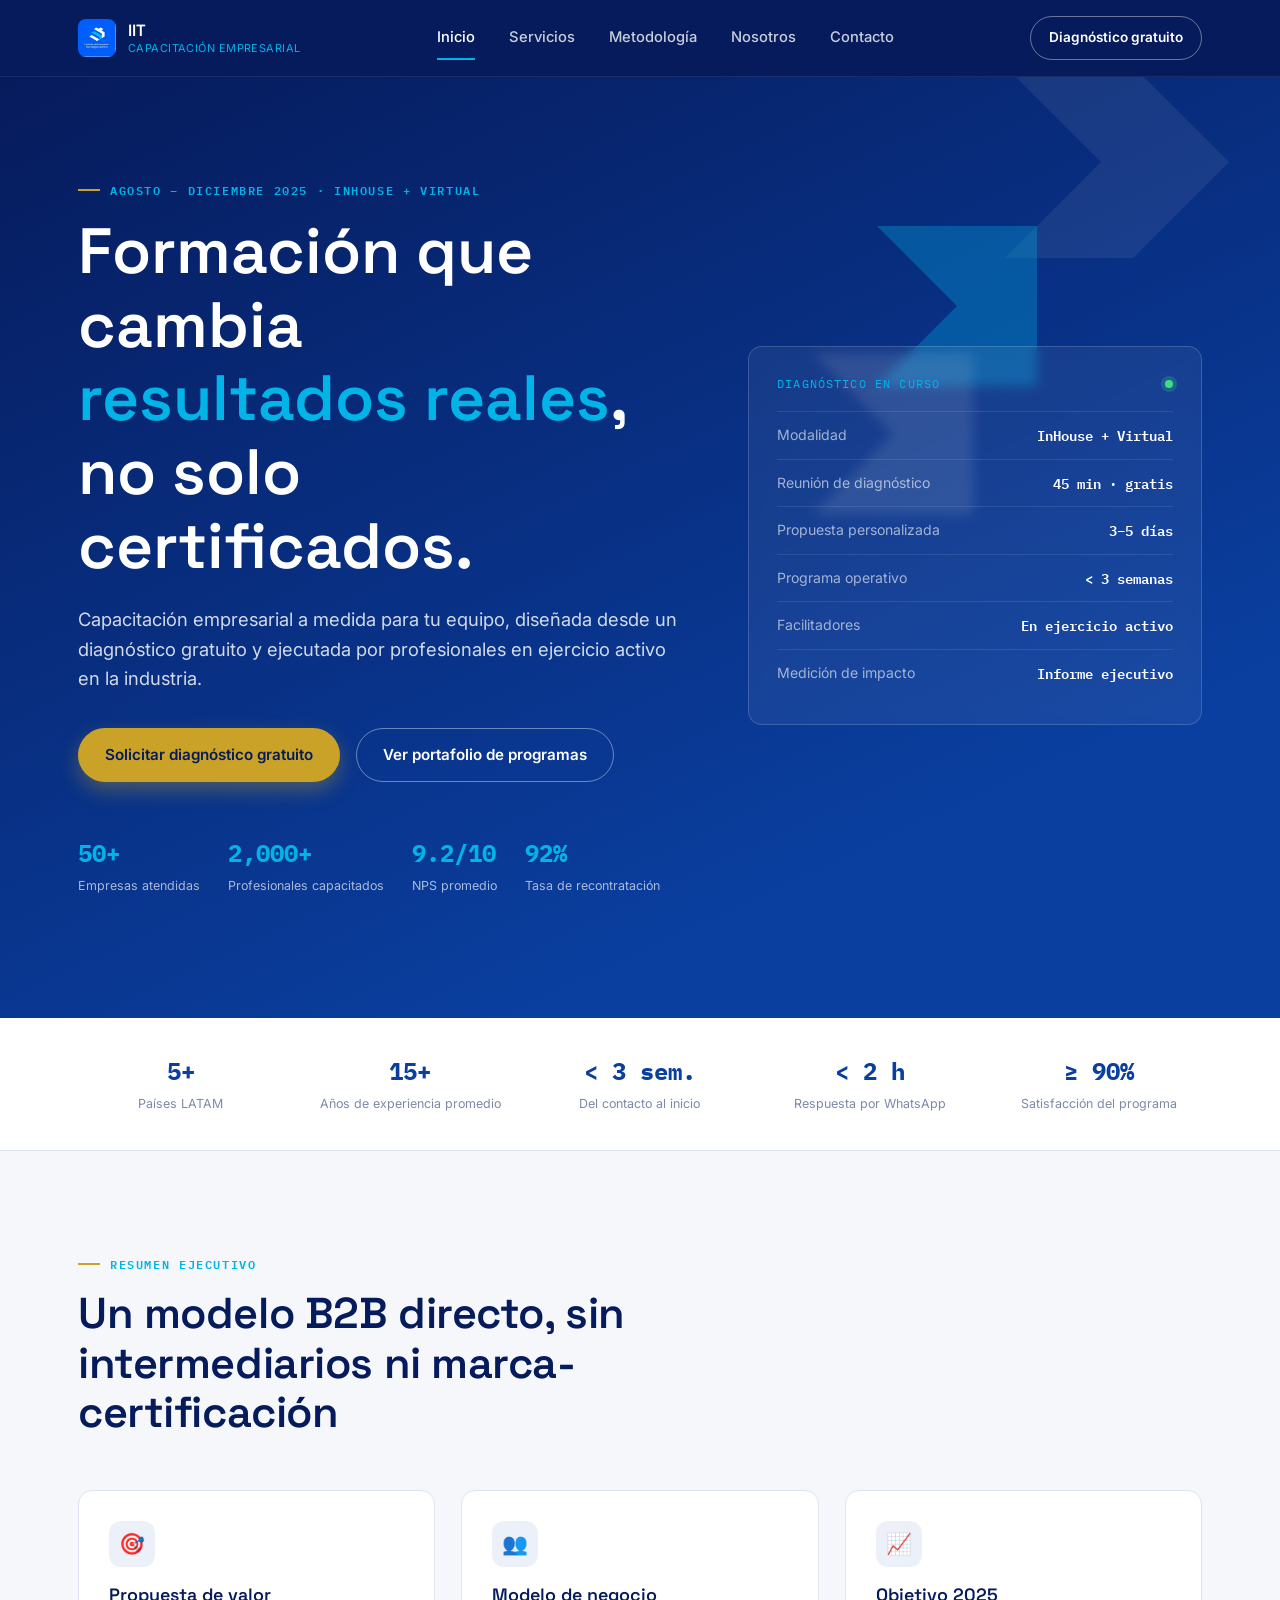
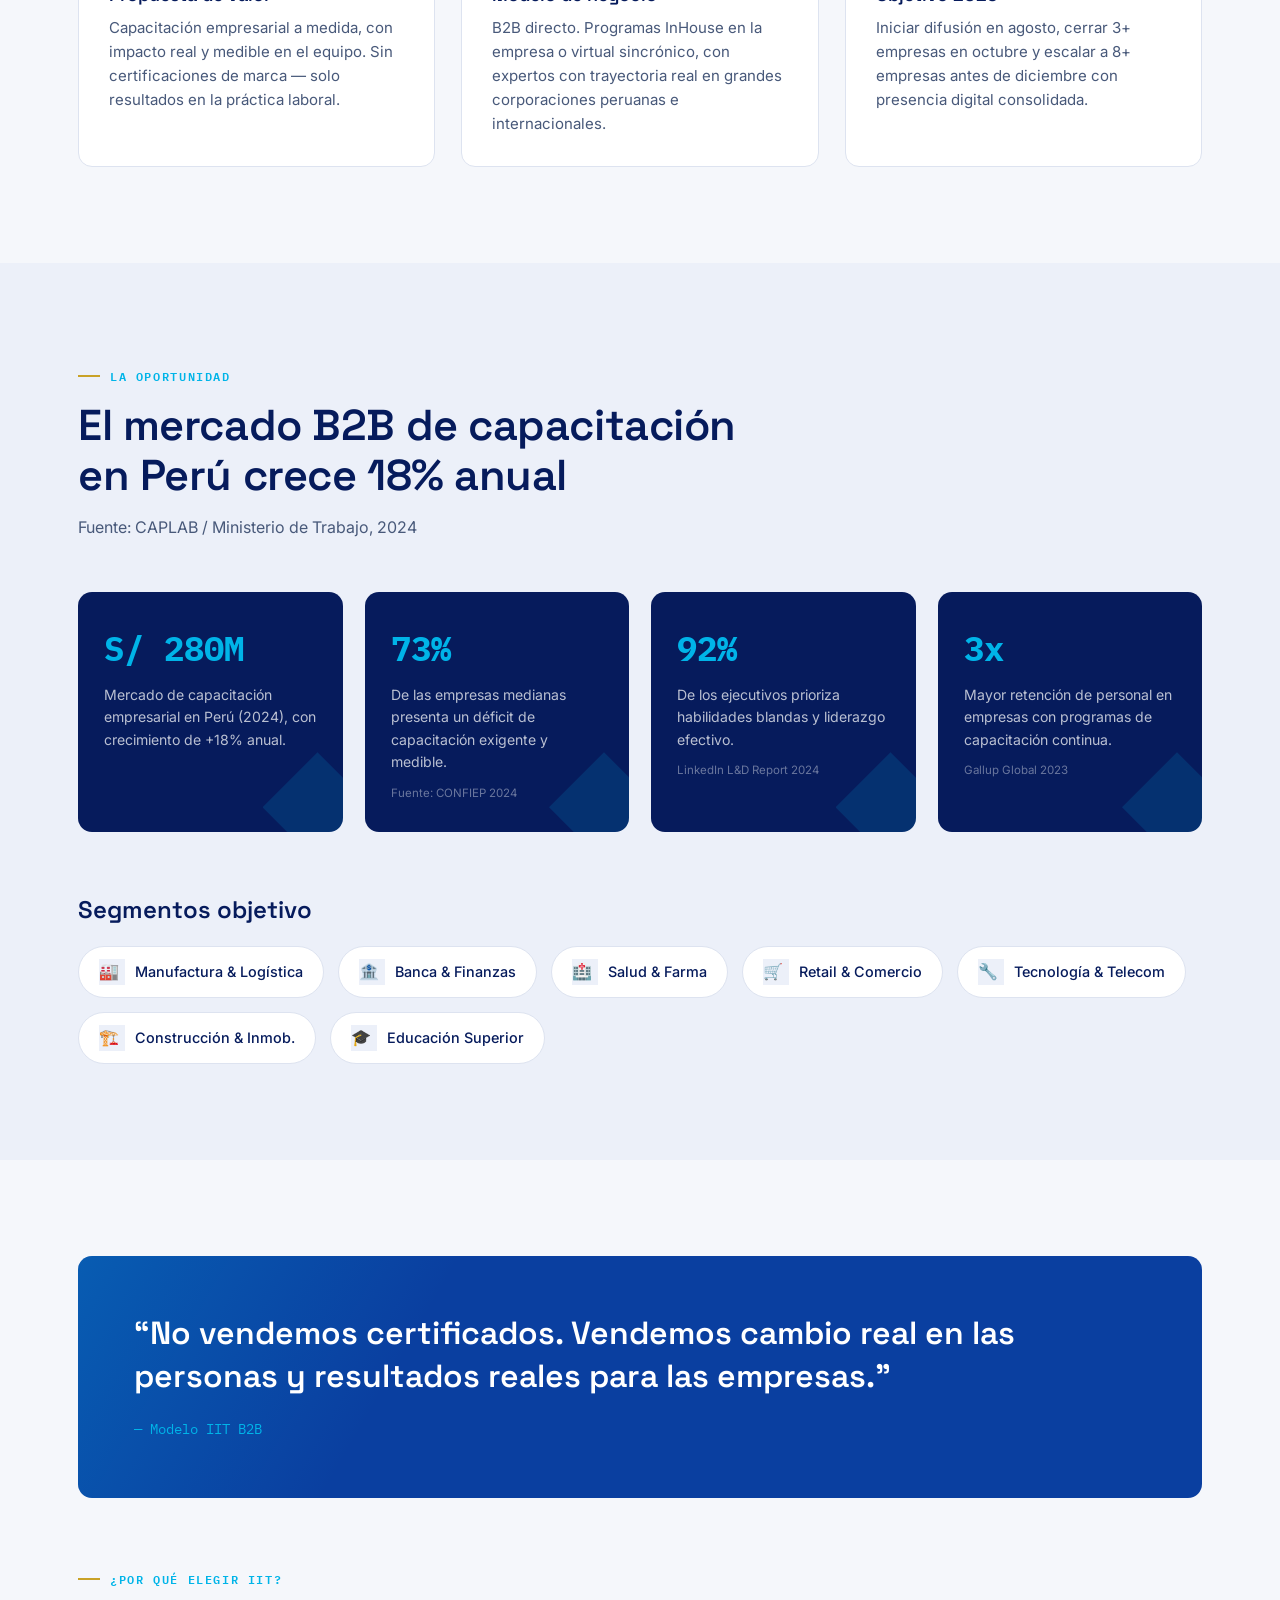
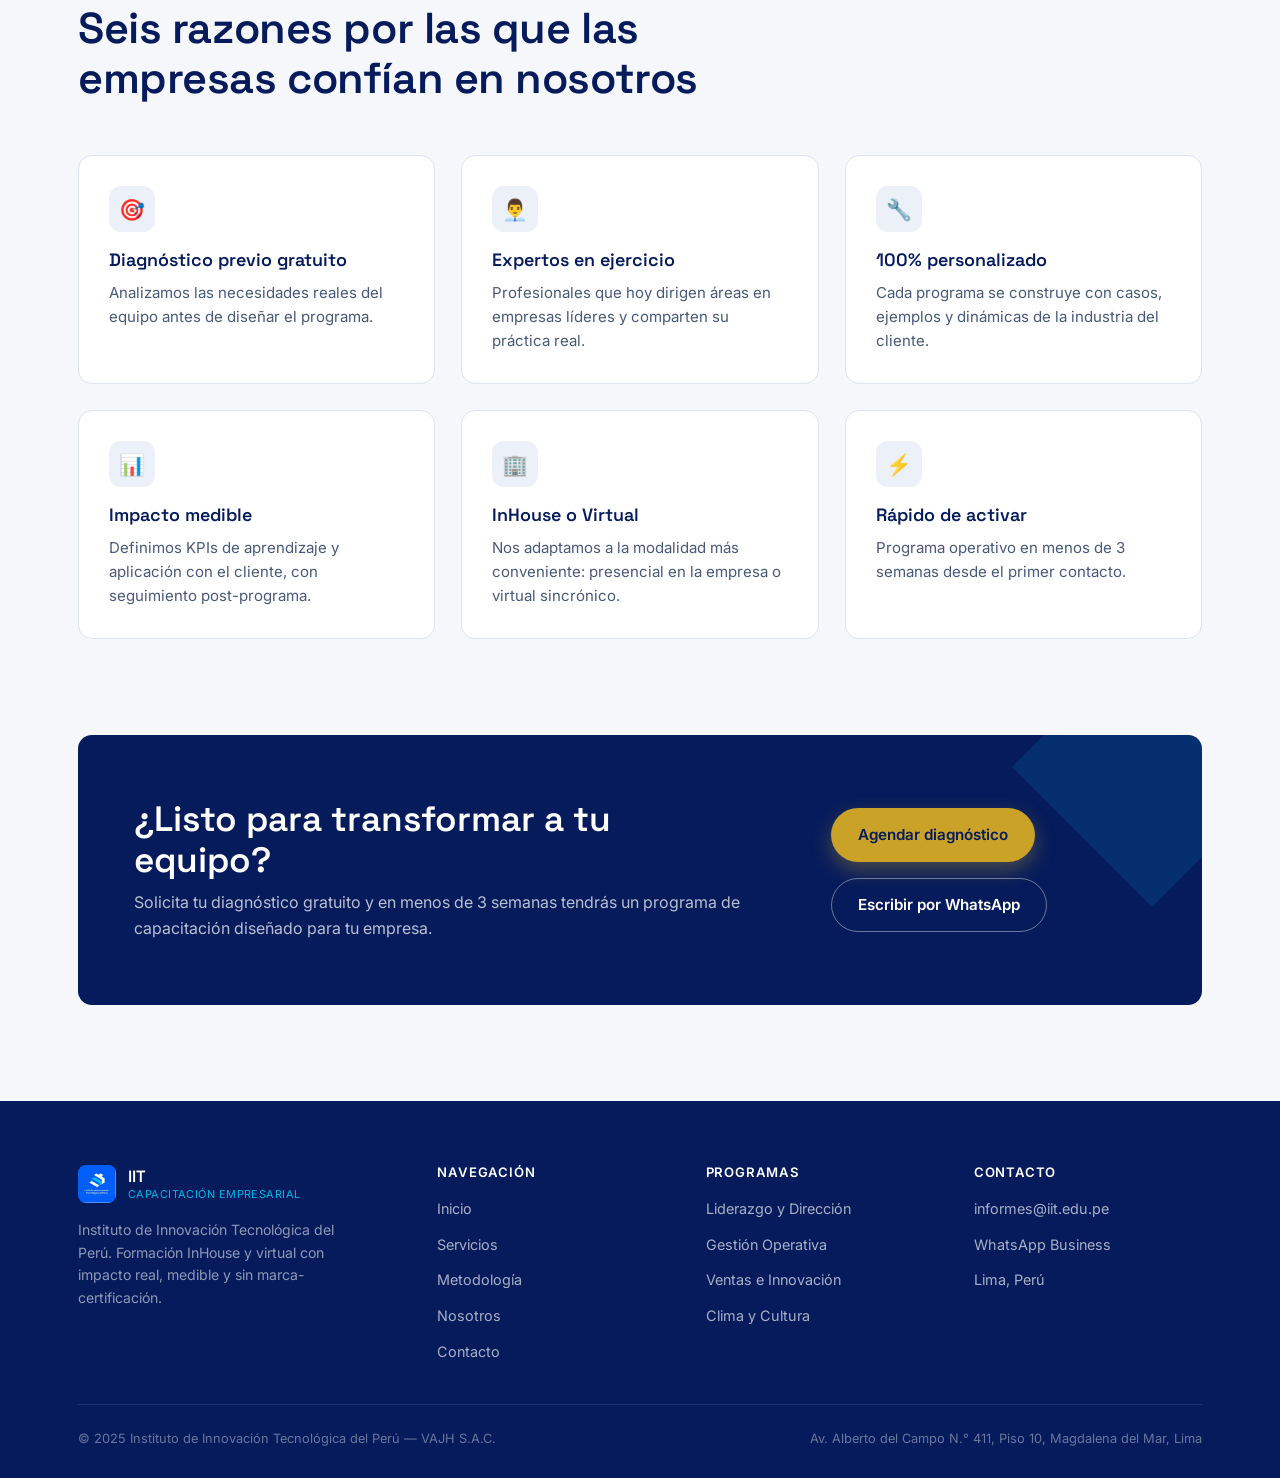
<file: index.html>
<!DOCTYPE html>
<html lang="es">
<head>
<meta charset="UTF-8">
<meta name="viewport" content="width=device-width, initial-scale=1.0">
<title>IIT · Capacitación InHouse &amp; Virtual para Empresas</title>
<meta name="description" content="Instituto de Innovación Tecnológica del Perú — capacitación empresarial InHouse y virtual, con diagnóstico previo gratuito e impacto medible.">
<link rel="icon" type="image/png" href="img/logo.png">
<link rel="stylesheet" href="css/styles.css">
</head>
<body>

<header class="site-header">
  <div class="wrap">
    <a href="index.html" class="brand">
      <img src="img/logo.png" alt="Logo IIT">
      <span class="brand-text">IIT<small>Capacitación Empresarial</small></span>
    </a>
    <nav class="nav-links">
      <a href="index.html" class="active">Inicio</a>
      <a href="servicios.html">Servicios</a>
      <a href="metodologia.html">Metodología</a>
      <a href="nosotros.html">Nosotros</a>
      <a href="contacto.html">Contacto</a>
    </nav>
    <div class="nav-cta">
      <a href="contacto.html" class="btn btn-outline btn-sm">Diagnóstico gratuito</a>
      <button class="nav-toggle" aria-label="Abrir menú"><span></span><span></span><span></span></button>
    </div>
  </div>
</header>

<!-- HERO -->
<section class="hero">
  <div class="hero-chevrons" aria-hidden="true">
    <svg viewBox="0 0 400 400" xmlns="http://www.w3.org/2000/svg">
      <polygon points="180,40 260,40 320,100 260,160 180,160 240,100" fill="#FFFFFF" opacity="0.08"/>
      <polygon points="100,140 200,140 200,240 100,240 150,190" fill="#00B4E8" opacity="0.35"/>
      <polygon points="60,220 160,220 160,320 60,320 110,270" fill="#FFFFFF" opacity="0.12"/>
    </svg>
  </div>
  <div class="wrap">
    <div>
      <p class="eyebrow">Agosto – Diciembre 2025 · InHouse + Virtual</p>
      <h1>Formación que cambia<br><em>resultados reales</em>,<br>no solo certificados.</h1>
      <p class="lede">Capacitación empresarial a medida para tu equipo, diseñada desde un diagnóstico gratuito y ejecutada por profesionales en ejercicio activo en la industria.</p>
      <div class="hero-cta">
        <a href="contacto.html" class="btn btn-primary">Solicitar diagnóstico gratuito</a>
        <a href="servicios.html" class="btn btn-outline">Ver portafolio de programas</a>
      </div>
      <div class="hero-badges">
        <div class="hero-badge"><b>50+</b><span>Empresas atendidas</span></div>
        <div class="hero-badge"><b>2,000+</b><span>Profesionales capacitados</span></div>
        <div class="hero-badge"><b>9.2/10</b><span>NPS promedio</span></div>
        <div class="hero-badge"><b>92%</b><span>Tasa de recontratación</span></div>
      </div>
    </div>

    <div class="diag-card">
      <div class="diag-head">
        <span>Diagnóstico en curso</span>
        <div class="diag-dot"></div>
      </div>
      <div class="diag-row"><span>Modalidad</span><span>InHouse + Virtual</span></div>
      <div class="diag-row"><span>Reunión de diagnóstico</span><span>45 min · gratis</span></div>
      <div class="diag-row"><span>Propuesta personalizada</span><span>3–5 días</span></div>
      <div class="diag-row"><span>Programa operativo</span><span>&lt; 3 semanas</span></div>
      <div class="diag-row"><span>Facilitadores</span><span>En ejercicio activo</span></div>
      <div class="diag-row"><span>Medición de impacto</span><span>Informe ejecutivo</span></div>
    </div>
  </div>
</section>

<!-- TRUST STRIP -->
<div class="trust-strip">
  <div class="wrap">
    <div class="trust-item"><b>5+</b><span>Países LATAM</span></div>
    <div class="trust-item"><b>15+</b><span>Años de experiencia promedio</span></div>
    <div class="trust-item"><b>&lt; 3 sem.</b><span>Del contacto al inicio</span></div>
    <div class="trust-item"><b>&lt; 2 h</b><span>Respuesta por WhatsApp</span></div>
    <div class="trust-item"><b>≥ 90%</b><span>Satisfacción del programa</span></div>
  </div>
</div>

<!-- PROPUESTA DE VALOR -->
<section>
  <div class="wrap">
    <div class="section-head">
      <p class="eyebrow">Resumen ejecutivo</p>
      <h2 class="h-lg">Un modelo B2B directo, sin intermediarios ni marca-certificación</h2>
    </div>
    <div class="grid-3 reveal">
      <div class="card">
        <div class="ico">🎯</div>
        <h3>Propuesta de valor</h3>
        <p>Capacitación empresarial a medida, con impacto real y medible en el equipo. Sin certificaciones de marca — solo resultados en la práctica laboral.</p>
      </div>
      <div class="card">
        <div class="ico">👥</div>
        <h3>Modelo de negocio</h3>
        <p>B2B directo. Programas InHouse en la empresa o virtual sincrónico, con expertos con trayectoria real en grandes corporaciones peruanas e internacionales.</p>
      </div>
      <div class="card">
        <div class="ico">📈</div>
        <h3>Objetivo 2025</h3>
        <p>Iniciar difusión en agosto, cerrar 3+ empresas en octubre y escalar a 8+ empresas antes de diciembre con presencia digital consolidada.</p>
      </div>
    </div>
  </div>
</section>

<!-- OPORTUNIDAD DE MERCADO -->
<section style="background:var(--paper-2)">
  <div class="wrap">
    <div class="section-head">
      <p class="eyebrow">La oportunidad</p>
      <h2 class="h-lg">El mercado B2B de capacitación en Perú crece 18% anual</h2>
      <p class="body-text mt-64" style="margin-top:14px">Fuente: CAPLAB / Ministerio de Trabajo, 2024</p>
    </div>
    <div class="grid-4 reveal">
      <div class="stat-card">
        <b>S/ 280M</b>
        <p>Mercado de capacitación empresarial en Perú (2024), con crecimiento de +18% anual.</p>
      </div>
      <div class="stat-card">
        <b>73%</b>
        <p>De las empresas medianas presenta un déficit de capacitación exigente y medible.</p>
        <small>Fuente: CONFIEP 2024</small>
      </div>
      <div class="stat-card">
        <b>92%</b>
        <p>De los ejecutivos prioriza habilidades blandas y liderazgo efectivo.</p>
        <small>LinkedIn L&amp;D Report 2024</small>
      </div>
      <div class="stat-card">
        <b>3x</b>
        <p>Mayor retención de personal en empresas con programas de capacitación continua.</p>
        <small>Gallup Global 2023</small>
      </div>
    </div>

    <div class="mt-64">
      <h3 class="h-md" style="margin-bottom:22px">Segmentos objetivo</h3>
      <div class="chip-row">
        <div class="chip"><span class="ico">🏭</span>Manufactura &amp; Logística</div>
        <div class="chip"><span class="ico">🏦</span>Banca &amp; Finanzas</div>
        <div class="chip"><span class="ico">🏥</span>Salud &amp; Farma</div>
        <div class="chip"><span class="ico">🛒</span>Retail &amp; Comercio</div>
        <div class="chip"><span class="ico">🔧</span>Tecnología &amp; Telecom</div>
        <div class="chip"><span class="ico">🏗️</span>Construcción &amp; Inmob.</div>
        <div class="chip"><span class="ico">🎓</span>Educación Superior</div>
      </div>
    </div>
  </div>
</section>

<!-- DIFERENCIACIÓN -->
<section>
  <div class="wrap">
    <div class="quote-block reveal">
      <blockquote>“No vendemos certificados. Vendemos cambio real en las personas y resultados reales para las empresas.”</blockquote>
      <cite>— Modelo IIT B2B</cite>
    </div>

    <div class="section-head mt-64" style="margin-top:64px">
      <p class="eyebrow">¿Por qué elegir IIT?</p>
      <h2 class="h-lg">Seis razones por las que las empresas confían en nosotros</h2>
    </div>
    <div class="grid-3 reveal">
      <div class="card"><div class="ico">🎯</div><h3>Diagnóstico previo gratuito</h3><p>Analizamos las necesidades reales del equipo antes de diseñar el programa.</p></div>
      <div class="card"><div class="ico">👨‍💼</div><h3>Expertos en ejercicio</h3><p>Profesionales que hoy dirigen áreas en empresas líderes y comparten su práctica real.</p></div>
      <div class="card"><div class="ico">🔧</div><h3>100% personalizado</h3><p>Cada programa se construye con casos, ejemplos y dinámicas de la industria del cliente.</p></div>
      <div class="card"><div class="ico">📊</div><h3>Impacto medible</h3><p>Definimos KPIs de aprendizaje y aplicación con el cliente, con seguimiento post-programa.</p></div>
      <div class="card"><div class="ico">🏢</div><h3>InHouse o Virtual</h3><p>Nos adaptamos a la modalidad más conveniente: presencial en la empresa o virtual sincrónico.</p></div>
      <div class="card"><div class="ico">⚡</div><h3>Rápido de activar</h3><p>Programa operativo en menos de 3 semanas desde el primer contacto.</p></div>
    </div>
  </div>
</section>

<!-- CTA -->
<section style="padding-top:0">
  <div class="wrap">
    <div class="cta-band reveal">
      <div>
        <h2>¿Listo para transformar a tu equipo?</h2>
        <p>Solicita tu diagnóstico gratuito y en menos de 3 semanas tendrás un programa de capacitación diseñado para tu empresa.</p>
      </div>
      <div class="cta-actions">
        <a href="contacto.html" class="btn btn-primary">Agendar diagnóstico</a>
        <a href="https://wa.me/51999999999" class="btn btn-outline" target="_blank" rel="noopener">Escribir por WhatsApp</a>
      </div>
    </div>
  </div>
</section>

<footer class="site-footer">
  <div class="wrap">
    <div class="footer-grid">
      <div class="footer-brand">
        <a href="index.html" class="brand"><img src="img/logo.png" alt="Logo IIT"><span class="brand-text">IIT<small>Capacitación Empresarial</small></span></a>
        <p>Instituto de Innovación Tecnológica del Perú. Formación InHouse y virtual con impacto real, medible y sin marca-certificación.</p>
      </div>
      <div class="footer-col">
        <h4>Navegación</h4>
        <ul>
          <li><a href="index.html">Inicio</a></li>
          <li><a href="servicios.html">Servicios</a></li>
          <li><a href="metodologia.html">Metodología</a></li>
          <li><a href="nosotros.html">Nosotros</a></li>
          <li><a href="contacto.html">Contacto</a></li>
        </ul>
      </div>
      <div class="footer-col">
        <h4>Programas</h4>
        <ul>
          <li><a href="servicios.html#liderazgo">Liderazgo y Dirección</a></li>
          <li><a href="servicios.html#operativa">Gestión Operativa</a></li>
          <li><a href="servicios.html#ventas">Ventas e Innovación</a></li>
          <li><a href="servicios.html#cultura">Clima y Cultura</a></li>
        </ul>
      </div>
      <div class="footer-col">
        <h4>Contacto</h4>
        <ul>
          <li><a href="mailto:informes@iit.edu.pe">informes@iit.edu.pe</a></li>
          <li><a href="https://wa.me/51999999999" target="_blank" rel="noopener">WhatsApp Business</a></li>
          <li><a href="#">Lima, Perú</a></li>
        </ul>
      </div>
    </div>
    <div class="footer-bottom">
      <span>© 2025 Instituto de Innovación Tecnológica del Perú — VAJH S.A.C.</span>
      <span>Av. Alberto del Campo N.° 411, Piso 10, Magdalena del Mar, Lima</span>
    </div>
  </div>
</footer>

<script src="js/main.js"></script>
</body>
</html>
</file>
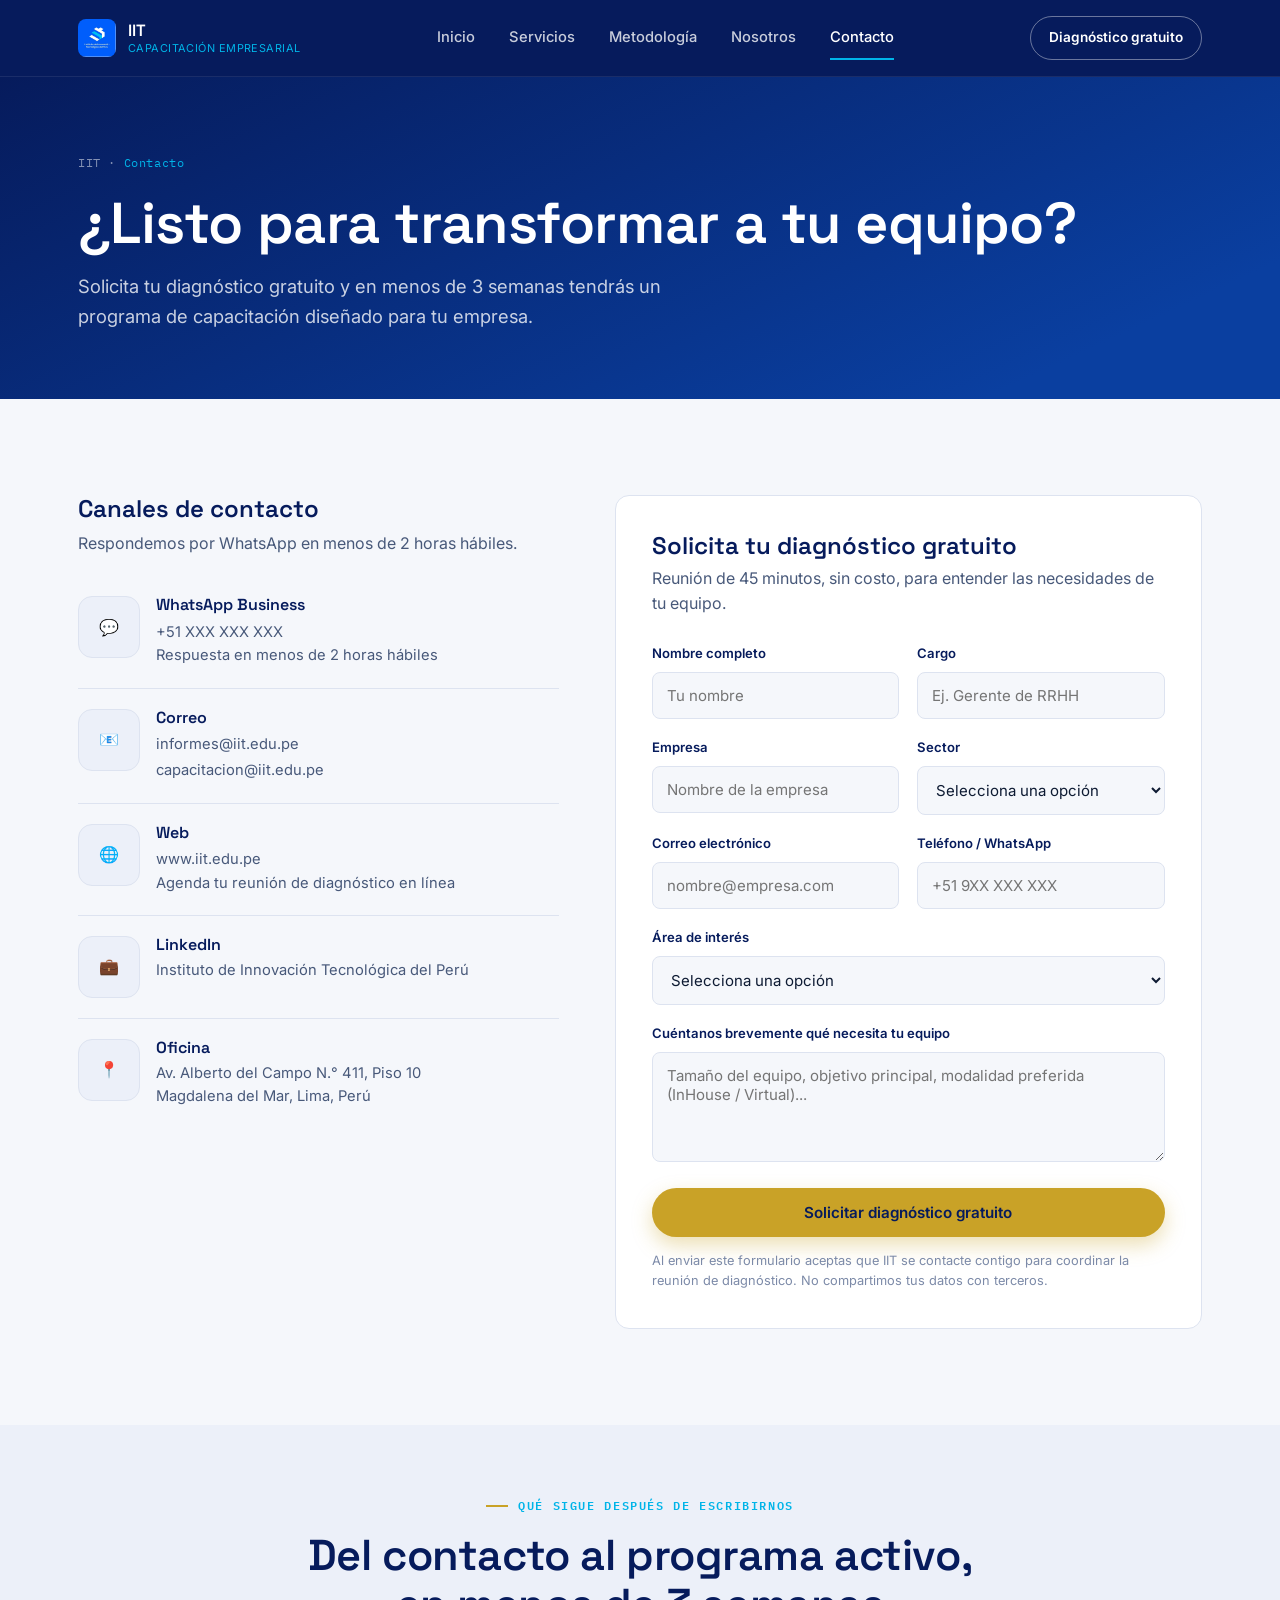
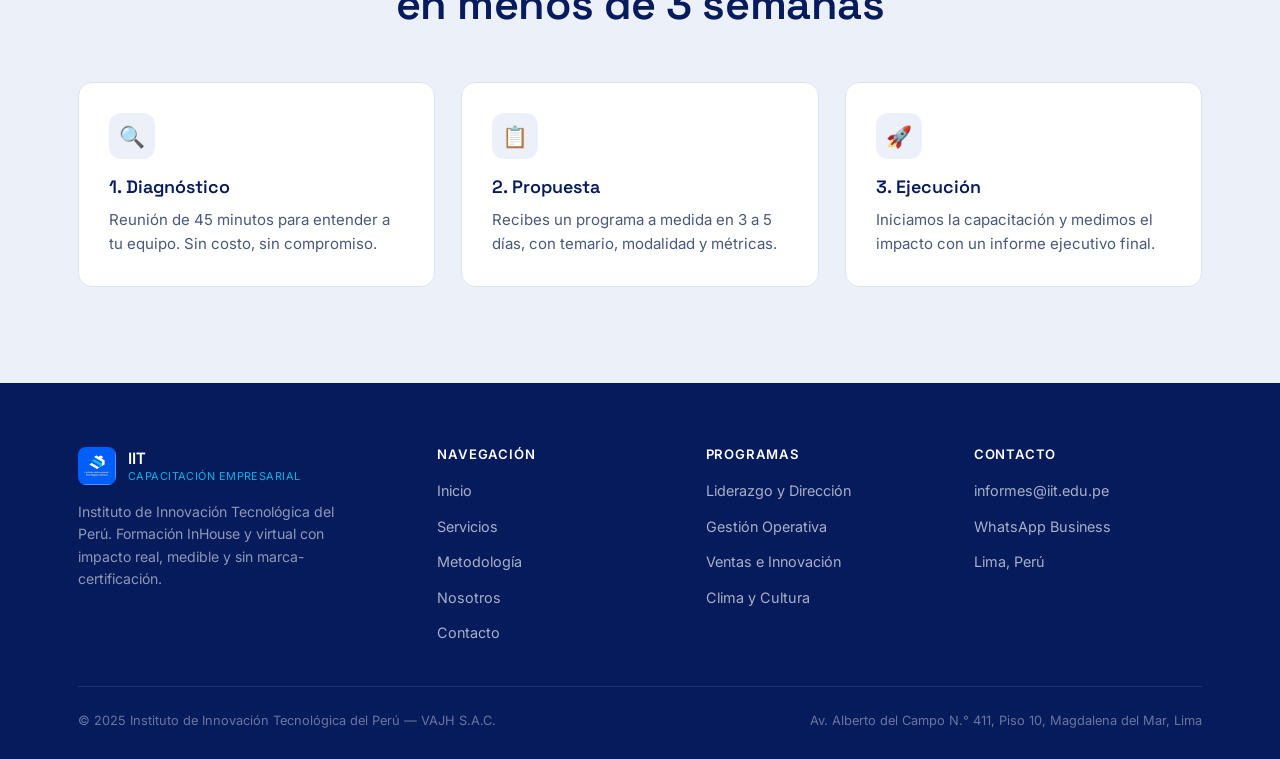
<file: contacto.html>
<!DOCTYPE html>
<html lang="es">
<head>
<meta charset="UTF-8">
<meta name="viewport" content="width=device-width, initial-scale=1.0">
<title>Contacto · Solicita tu Diagnóstico Gratuito — IIT</title>
<meta name="description" content="Solicita tu diagnóstico gratuito de 45 minutos con el Instituto de Innovación Tecnológica del Perú. WhatsApp, correo y formulario de contacto.">
<link rel="icon" type="image/png" href="img/logo.png">
<link rel="stylesheet" href="css/styles.css">
</head>
<body>

<header class="site-header">
  <div class="wrap">
    <a href="index.html" class="brand">
      <img src="img/logo.png" alt="Logo IIT">
      <span class="brand-text">IIT<small>Capacitación Empresarial</small></span>
    </a>
    <nav class="nav-links">
      <a href="index.html">Inicio</a>
      <a href="servicios.html">Servicios</a>
      <a href="metodologia.html">Metodología</a>
      <a href="nosotros.html">Nosotros</a>
      <a href="contacto.html" class="active">Contacto</a>
    </nav>
    <div class="nav-cta">
      <a href="contacto.html" class="btn btn-outline btn-sm">Diagnóstico gratuito</a>
      <button class="nav-toggle" aria-label="Abrir menú"><span></span><span></span><span></span></button>
    </div>
  </div>
</header>

<section class="page-hero">
  <div class="wrap">
    <p class="breadcrumb">IIT · <span>Contacto</span></p>
    <h1 class="h-xl">¿Listo para transformar a tu equipo?</h1>
    <p class="lede">Solicita tu diagnóstico gratuito y en menos de 3 semanas tendrás un programa de capacitación diseñado para tu empresa.</p>
  </div>
</section>

<section>
  <div class="wrap contact-grid">

    <div>
      <h2 class="h-md" style="margin-bottom:8px">Canales de contacto</h2>
      <p class="body-text">Respondemos por WhatsApp en menos de 2 horas hábiles.</p>

      <div style="margin-top:20px">
        <div class="contact-channel">
          <div class="ico card" style="display:flex;align-items:center;justify-content:center">💬</div>
          <div>
            <h4>WhatsApp Business</h4>
            <a href="https://wa.me/51999999999" target="_blank" rel="noopener">+51 XXX XXX XXX</a>
            <p>Respuesta en menos de 2 horas hábiles</p>
          </div>
        </div>
        <div class="contact-channel">
          <div class="ico card" style="display:flex;align-items:center;justify-content:center">📧</div>
          <div>
            <h4>Correo</h4>
            <a href="mailto:informes@iit.edu.pe">informes@iit.edu.pe</a><br>
            <a href="mailto:capacitacion@iit.edu.pe">capacitacion@iit.edu.pe</a>
          </div>
        </div>
        <div class="contact-channel">
          <div class="ico card" style="display:flex;align-items:center;justify-content:center">🌐</div>
          <div>
            <h4>Web</h4>
            <a href="https://www.iit.edu.pe" target="_blank" rel="noopener">www.iit.edu.pe</a>
            <p>Agenda tu reunión de diagnóstico en línea</p>
          </div>
        </div>
        <div class="contact-channel">
          <div class="ico card" style="display:flex;align-items:center;justify-content:center">💼</div>
          <div>
            <h4>LinkedIn</h4>
            <p>Instituto de Innovación Tecnológica del Perú</p>
          </div>
        </div>
        <div class="contact-channel">
          <div class="ico card" style="display:flex;align-items:center;justify-content:center">📍</div>
          <div>
            <h4>Oficina</h4>
            <p>Av. Alberto del Campo N.° 411, Piso 10<br>Magdalena del Mar, Lima, Perú</p>
          </div>
        </div>
      </div>
    </div>

    <div class="form-card">
      <div id="form-success" class="form-success">✅ Gracias — tu solicitud fue registrada. Te escribiremos en menos de 2 horas hábiles para coordinar tu diagnóstico gratuito.</div>
      <h2 class="h-md" style="margin-bottom:6px">Solicita tu diagnóstico gratuito</h2>
      <p class="body-text" style="margin-bottom:26px">Reunión de 45 minutos, sin costo, para entender las necesidades de tu equipo.</p>

      <form id="contact-form">
        <div class="form-row">
          <div class="field">
            <label for="nombre">Nombre completo</label>
            <input type="text" id="nombre" name="nombre" required placeholder="Tu nombre">
          </div>
          <div class="field">
            <label for="cargo">Cargo</label>
            <input type="text" id="cargo" name="cargo" placeholder="Ej. Gerente de RRHH">
          </div>
        </div>
        <div class="form-row">
          <div class="field">
            <label for="empresa">Empresa</label>
            <input type="text" id="empresa" name="empresa" required placeholder="Nombre de la empresa">
          </div>
          <div class="field">
            <label for="sector">Sector</label>
            <select id="sector" name="sector">
              <option value="">Selecciona una opción</option>
              <option>Manufactura &amp; Logística</option>
              <option>Banca &amp; Finanzas</option>
              <option>Salud &amp; Farma</option>
              <option>Retail &amp; Comercio</option>
              <option>Tecnología &amp; Telecom</option>
              <option>Construcción &amp; Inmobiliaria</option>
              <option>Educación Superior</option>
              <option>Otro</option>
            </select>
          </div>
        </div>
        <div class="form-row">
          <div class="field">
            <label for="email">Correo electrónico</label>
            <input type="email" id="email" name="email" required placeholder="nombre@empresa.com">
          </div>
          <div class="field">
            <label for="telefono">Teléfono / WhatsApp</label>
            <input type="tel" id="telefono" name="telefono" required placeholder="+51 9XX XXX XXX">
          </div>
        </div>
        <div class="field">
          <label for="interes">Área de interés</label>
          <select id="interes" name="interes">
            <option value="">Selecciona una opción</option>
            <option>Liderazgo y Habilidades Directivas</option>
            <option>Gestión Operativa y Procesos</option>
            <option>Ventas e Innovación Comercial</option>
            <option>Clima, Cultura y Bienestar</option>
            <option>Aún no lo sé — necesito el diagnóstico</option>
          </select>
        </div>
        <div class="field">
          <label for="mensaje">Cuéntanos brevemente qué necesita tu equipo</label>
          <textarea id="mensaje" name="mensaje" placeholder="Tamaño del equipo, objetivo principal, modalidad preferida (InHouse / Virtual)..."></textarea>
        </div>
        <button type="submit" class="btn btn-primary" style="width:100%;justify-content:center">Solicitar diagnóstico gratuito</button>
        <p class="form-note">Al enviar este formulario aceptas que IIT se contacte contigo para coordinar la reunión de diagnóstico. No compartimos tus datos con terceros.</p>
      </form>
    </div>
  </div>
</section>

<section style="background:var(--paper-2);padding-top:64px">
  <div class="wrap">
    <div class="section-head center">
      <p class="eyebrow">Qué sigue después de escribirnos</p>
      <h2 class="h-lg">Del contacto al programa activo, en menos de 3 semanas</h2>
    </div>
    <div class="grid-3 reveal">
      <div class="card"><div class="ico">🔍</div><h3>1. Diagnóstico</h3><p>Reunión de 45 minutos para entender a tu equipo. Sin costo, sin compromiso.</p></div>
      <div class="card"><div class="ico">📋</div><h3>2. Propuesta</h3><p>Recibes un programa a medida en 3 a 5 días, con temario, modalidad y métricas.</p></div>
      <div class="card"><div class="ico">🚀</div><h3>3. Ejecución</h3><p>Iniciamos la capacitación y medimos el impacto con un informe ejecutivo final.</p></div>
    </div>
  </div>
</section>

<footer class="site-footer">
  <div class="wrap">
    <div class="footer-grid">
      <div class="footer-brand">
        <a href="index.html" class="brand"><img src="img/logo.png" alt="Logo IIT"><span class="brand-text">IIT<small>Capacitación Empresarial</small></span></a>
        <p>Instituto de Innovación Tecnológica del Perú. Formación InHouse y virtual con impacto real, medible y sin marca-certificación.</p>
      </div>
      <div class="footer-col">
        <h4>Navegación</h4>
        <ul>
          <li><a href="index.html">Inicio</a></li>
          <li><a href="servicios.html">Servicios</a></li>
          <li><a href="metodologia.html">Metodología</a></li>
          <li><a href="nosotros.html">Nosotros</a></li>
          <li><a href="contacto.html">Contacto</a></li>
        </ul>
      </div>
      <div class="footer-col">
        <h4>Programas</h4>
        <ul>
          <li><a href="servicios.html#liderazgo">Liderazgo y Dirección</a></li>
          <li><a href="servicios.html#operativa">Gestión Operativa</a></li>
          <li><a href="servicios.html#ventas">Ventas e Innovación</a></li>
          <li><a href="servicios.html#cultura">Clima y Cultura</a></li>
        </ul>
      </div>
      <div class="footer-col">
        <h4>Contacto</h4>
        <ul>
          <li><a href="mailto:informes@iit.edu.pe">informes@iit.edu.pe</a></li>
          <li><a href="https://wa.me/51999999999" target="_blank" rel="noopener">WhatsApp Business</a></li>
          <li><a href="#">Lima, Perú</a></li>
        </ul>
      </div>
    </div>
    <div class="footer-bottom">
      <span>© 2025 Instituto de Innovación Tecnológica del Perú — VAJH S.A.C.</span>
      <span>Av. Alberto del Campo N.° 411, Piso 10, Magdalena del Mar, Lima</span>
    </div>
  </div>
</footer>

<script src="js/main.js"></script>
</body>
</html>
</file>
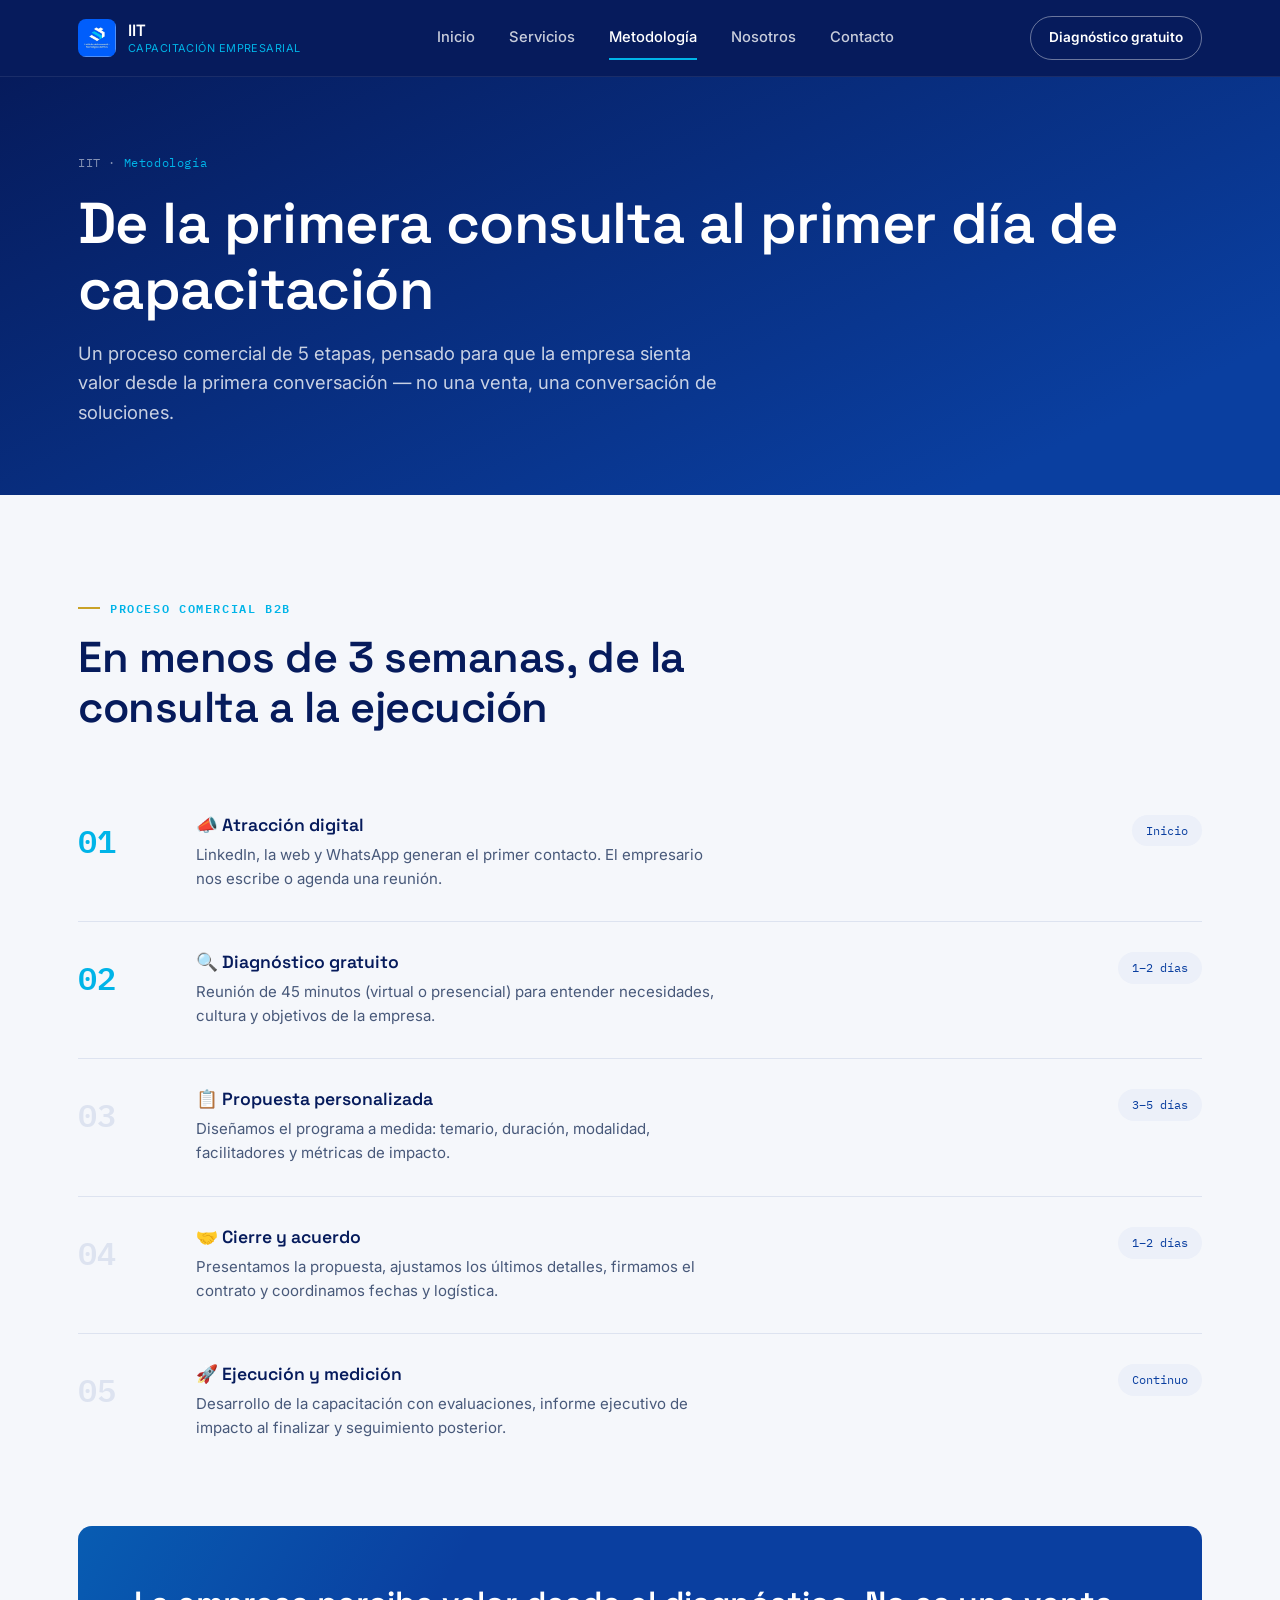
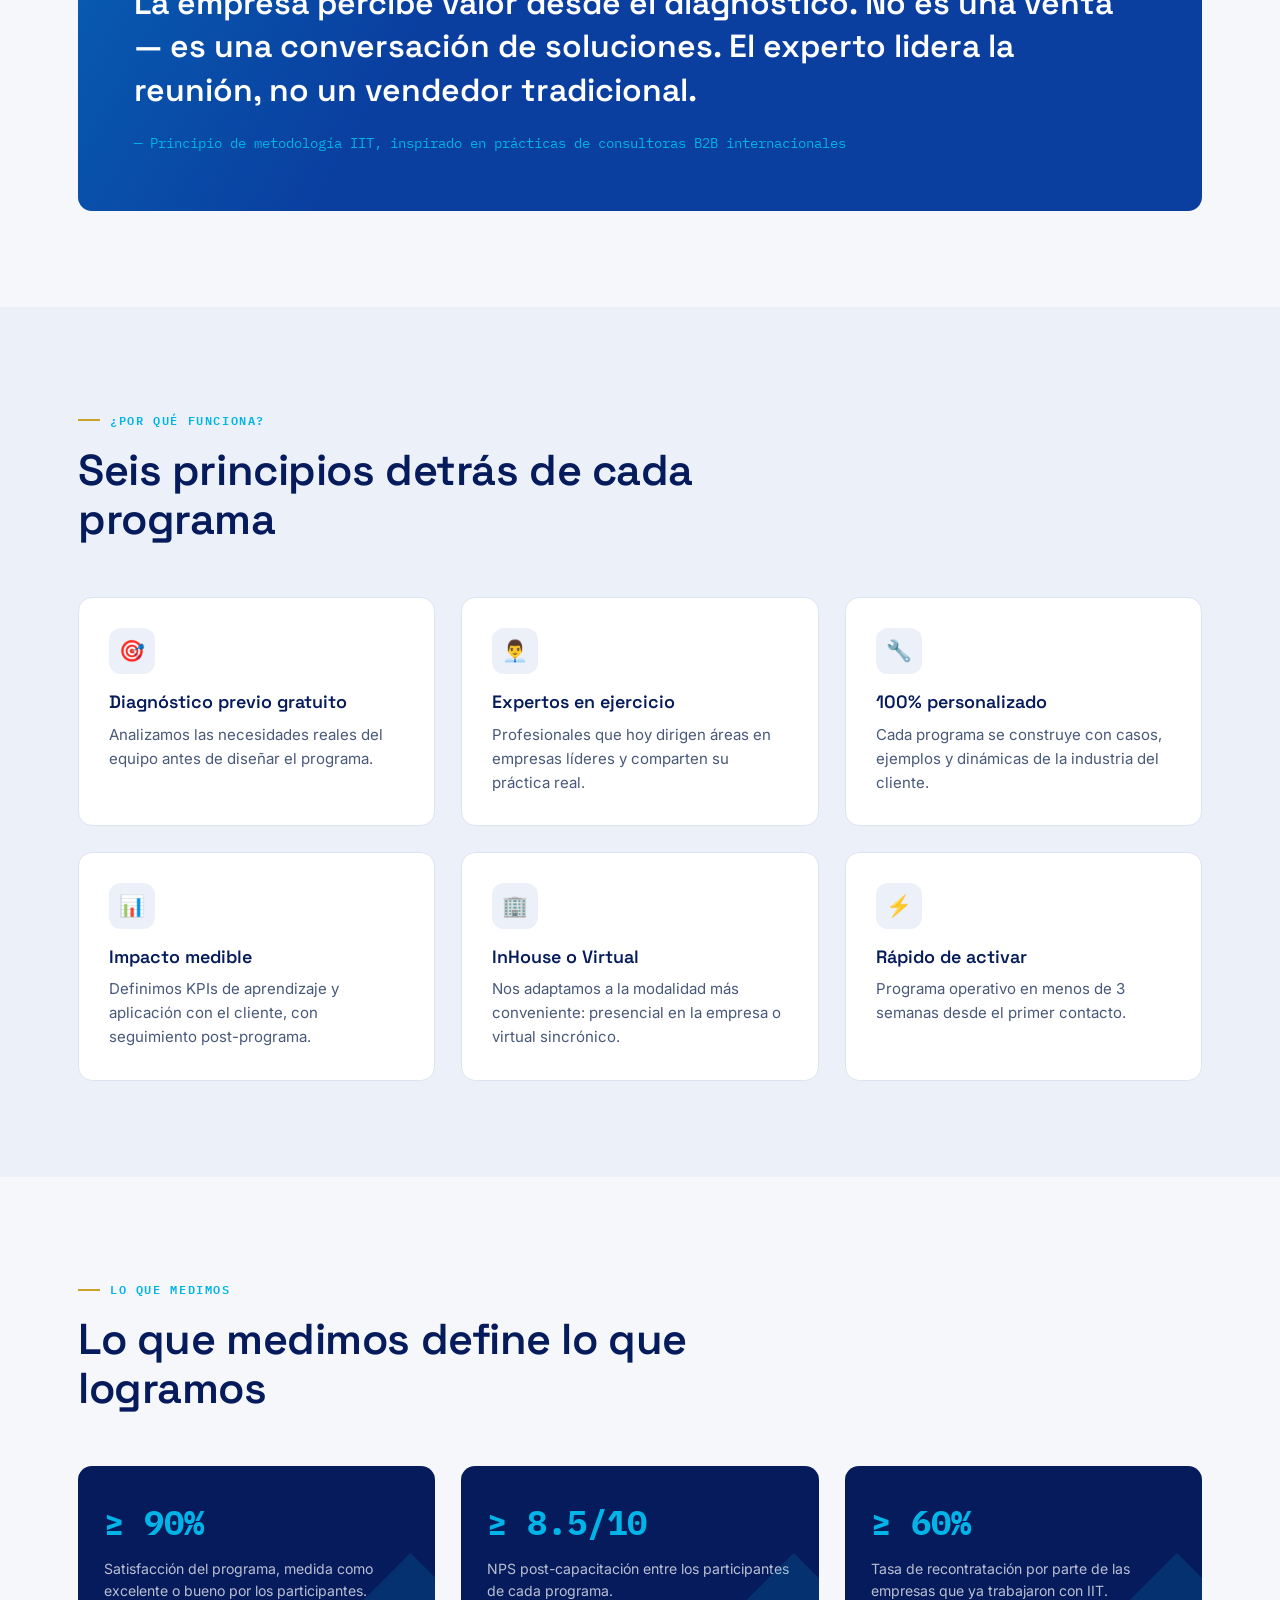
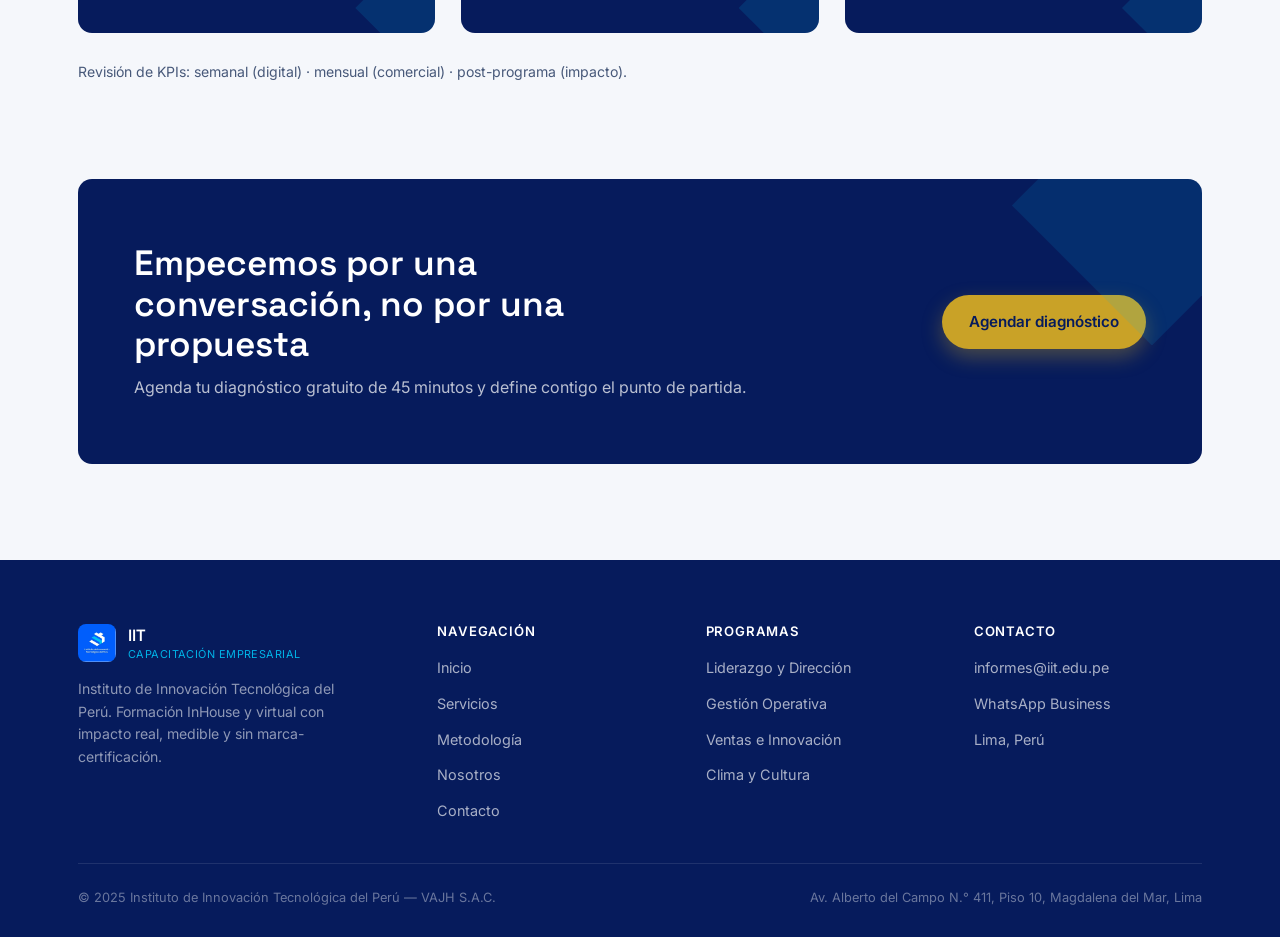
<file: metodologia.html>
<!DOCTYPE html>
<html lang="es">
<head>
<meta charset="UTF-8">
<meta name="viewport" content="width=device-width, initial-scale=1.0">
<title>Metodología y Proceso Comercial — IIT</title>
<meta name="description" content="Conoce el proceso comercial B2B de IIT: de la primera consulta al inicio de la capacitación en menos de 3 semanas, empezando por un diagnóstico gratuito.">
<link rel="icon" type="image/png" href="img/logo.png">
<link rel="stylesheet" href="css/styles.css">
</head>
<body>

<header class="site-header">
  <div class="wrap">
    <a href="index.html" class="brand">
      <img src="img/logo.png" alt="Logo IIT">
      <span class="brand-text">IIT<small>Capacitación Empresarial</small></span>
    </a>
    <nav class="nav-links">
      <a href="index.html">Inicio</a>
      <a href="servicios.html">Servicios</a>
      <a href="metodologia.html" class="active">Metodología</a>
      <a href="nosotros.html">Nosotros</a>
      <a href="contacto.html">Contacto</a>
    </nav>
    <div class="nav-cta">
      <a href="contacto.html" class="btn btn-outline btn-sm">Diagnóstico gratuito</a>
      <button class="nav-toggle" aria-label="Abrir menú"><span></span><span></span><span></span></button>
    </div>
  </div>
</header>

<section class="page-hero">
  <div class="wrap">
    <p class="breadcrumb">IIT · <span>Metodología</span></p>
    <h1 class="h-xl">De la primera consulta al primer día de capacitación</h1>
    <p class="lede">Un proceso comercial de 5 etapas, pensado para que la empresa sienta valor desde la primera conversación — no una venta, una conversación de soluciones.</p>
  </div>
</section>

<!-- PROCESO -->
<section>
  <div class="wrap">
    <div class="section-head">
      <p class="eyebrow">Proceso comercial B2B</p>
      <h2 class="h-lg">En menos de 3 semanas, de la consulta a la ejecución</h2>
    </div>

    <div class="process-list reveal">
      <div class="process-item active">
        <div class="process-num">01</div>
        <div>
          <h3>📣 Atracción digital</h3>
          <p>LinkedIn, la web y WhatsApp generan el primer contacto. El empresario nos escribe o agenda una reunión.</p>
        </div>
        <div class="process-time">Inicio</div>
      </div>
      <div class="process-item active">
        <div class="process-num">02</div>
        <div>
          <h3>🔍 Diagnóstico gratuito</h3>
          <p>Reunión de 45 minutos (virtual o presencial) para entender necesidades, cultura y objetivos de la empresa.</p>
        </div>
        <div class="process-time">1–2 días</div>
      </div>
      <div class="process-item">
        <div class="process-num">03</div>
        <div>
          <h3>📋 Propuesta personalizada</h3>
          <p>Diseñamos el programa a medida: temario, duración, modalidad, facilitadores y métricas de impacto.</p>
        </div>
        <div class="process-time">3–5 días</div>
      </div>
      <div class="process-item">
        <div class="process-num">04</div>
        <div>
          <h3>🤝 Cierre y acuerdo</h3>
          <p>Presentamos la propuesta, ajustamos los últimos detalles, firmamos el contrato y coordinamos fechas y logística.</p>
        </div>
        <div class="process-time">1–2 días</div>
      </div>
      <div class="process-item">
        <div class="process-num">05</div>
        <div>
          <h3>🚀 Ejecución y medición</h3>
          <p>Desarrollo de la capacitación con evaluaciones, informe ejecutivo de impacto al finalizar y seguimiento posterior.</p>
        </div>
        <div class="process-time">Continuo</div>
      </div>
    </div>

    <div class="quote-block mt-64 reveal" style="margin-top:56px">
      <blockquote>La empresa percibe valor desde el diagnóstico. No es una venta — es una conversación de soluciones. El experto lidera la reunión, no un vendedor tradicional.</blockquote>
      <cite>— Principio de metodología IIT, inspirado en prácticas de consultoras B2B internacionales</cite>
    </div>
  </div>
</section>

<!-- DIFERENCIACIÓN -->
<section style="background:var(--paper-2)">
  <div class="wrap">
    <div class="section-head">
      <p class="eyebrow">¿Por qué funciona?</p>
      <h2 class="h-lg">Seis principios detrás de cada programa</h2>
    </div>
    <div class="grid-3 reveal">
      <div class="card"><div class="ico">🎯</div><h3>Diagnóstico previo gratuito</h3><p>Analizamos las necesidades reales del equipo antes de diseñar el programa.</p></div>
      <div class="card"><div class="ico">👨‍💼</div><h3>Expertos en ejercicio</h3><p>Profesionales que hoy dirigen áreas en empresas líderes y comparten su práctica real.</p></div>
      <div class="card"><div class="ico">🔧</div><h3>100% personalizado</h3><p>Cada programa se construye con casos, ejemplos y dinámicas de la industria del cliente.</p></div>
      <div class="card"><div class="ico">📊</div><h3>Impacto medible</h3><p>Definimos KPIs de aprendizaje y aplicación con el cliente, con seguimiento post-programa.</p></div>
      <div class="card"><div class="ico">🏢</div><h3>InHouse o Virtual</h3><p>Nos adaptamos a la modalidad más conveniente: presencial en la empresa o virtual sincrónico.</p></div>
      <div class="card"><div class="ico">⚡</div><h3>Rápido de activar</h3><p>Programa operativo en menos de 3 semanas desde el primer contacto.</p></div>
    </div>
  </div>
</section>

<!-- KPIs -->
<section>
  <div class="wrap">
    <div class="section-head">
      <p class="eyebrow">Lo que medimos</p>
      <h2 class="h-lg">Lo que medimos define lo que logramos</h2>
    </div>
    <div class="grid-3 reveal">
      <div class="stat-card">
        <b>≥ 90%</b>
        <p>Satisfacción del programa, medida como excelente o bueno por los participantes.</p>
      </div>
      <div class="stat-card">
        <b>≥ 8.5/10</b>
        <p>NPS post-capacitación entre los participantes de cada programa.</p>
      </div>
      <div class="stat-card">
        <b>≥ 60%</b>
        <p>Tasa de recontratación por parte de las empresas que ya trabajaron con IIT.</p>
      </div>
    </div>
    <p class="body-text" style="margin-top:28px;font-size:.88rem">Revisión de KPIs: semanal (digital) · mensual (comercial) · post-programa (impacto).</p>
  </div>
</section>

<section style="padding-top:0">
  <div class="wrap">
    <div class="cta-band reveal">
      <div>
        <h2>Empecemos por una conversación, no por una propuesta</h2>
        <p>Agenda tu diagnóstico gratuito de 45 minutos y define contigo el punto de partida.</p>
      </div>
      <div class="cta-actions">
        <a href="contacto.html" class="btn btn-primary">Agendar diagnóstico</a>
      </div>
    </div>
  </div>
</section>

<footer class="site-footer">
  <div class="wrap">
    <div class="footer-grid">
      <div class="footer-brand">
        <a href="index.html" class="brand"><img src="img/logo.png" alt="Logo IIT"><span class="brand-text">IIT<small>Capacitación Empresarial</small></span></a>
        <p>Instituto de Innovación Tecnológica del Perú. Formación InHouse y virtual con impacto real, medible y sin marca-certificación.</p>
      </div>
      <div class="footer-col">
        <h4>Navegación</h4>
        <ul>
          <li><a href="index.html">Inicio</a></li>
          <li><a href="servicios.html">Servicios</a></li>
          <li><a href="metodologia.html">Metodología</a></li>
          <li><a href="nosotros.html">Nosotros</a></li>
          <li><a href="contacto.html">Contacto</a></li>
        </ul>
      </div>
      <div class="footer-col">
        <h4>Programas</h4>
        <ul>
          <li><a href="servicios.html#liderazgo">Liderazgo y Dirección</a></li>
          <li><a href="servicios.html#operativa">Gestión Operativa</a></li>
          <li><a href="servicios.html#ventas">Ventas e Innovación</a></li>
          <li><a href="servicios.html#cultura">Clima y Cultura</a></li>
        </ul>
      </div>
      <div class="footer-col">
        <h4>Contacto</h4>
        <ul>
          <li><a href="mailto:informes@iit.edu.pe">informes@iit.edu.pe</a></li>
          <li><a href="https://wa.me/51999999999" target="_blank" rel="noopener">WhatsApp Business</a></li>
          <li><a href="#">Lima, Perú</a></li>
        </ul>
      </div>
    </div>
    <div class="footer-bottom">
      <span>© 2025 Instituto de Innovación Tecnológica del Perú — VAJH S.A.C.</span>
      <span>Av. Alberto del Campo N.° 411, Piso 10, Magdalena del Mar, Lima</span>
    </div>
  </div>
</footer>

<script src="js/main.js"></script>
</body>
</html>
</file>
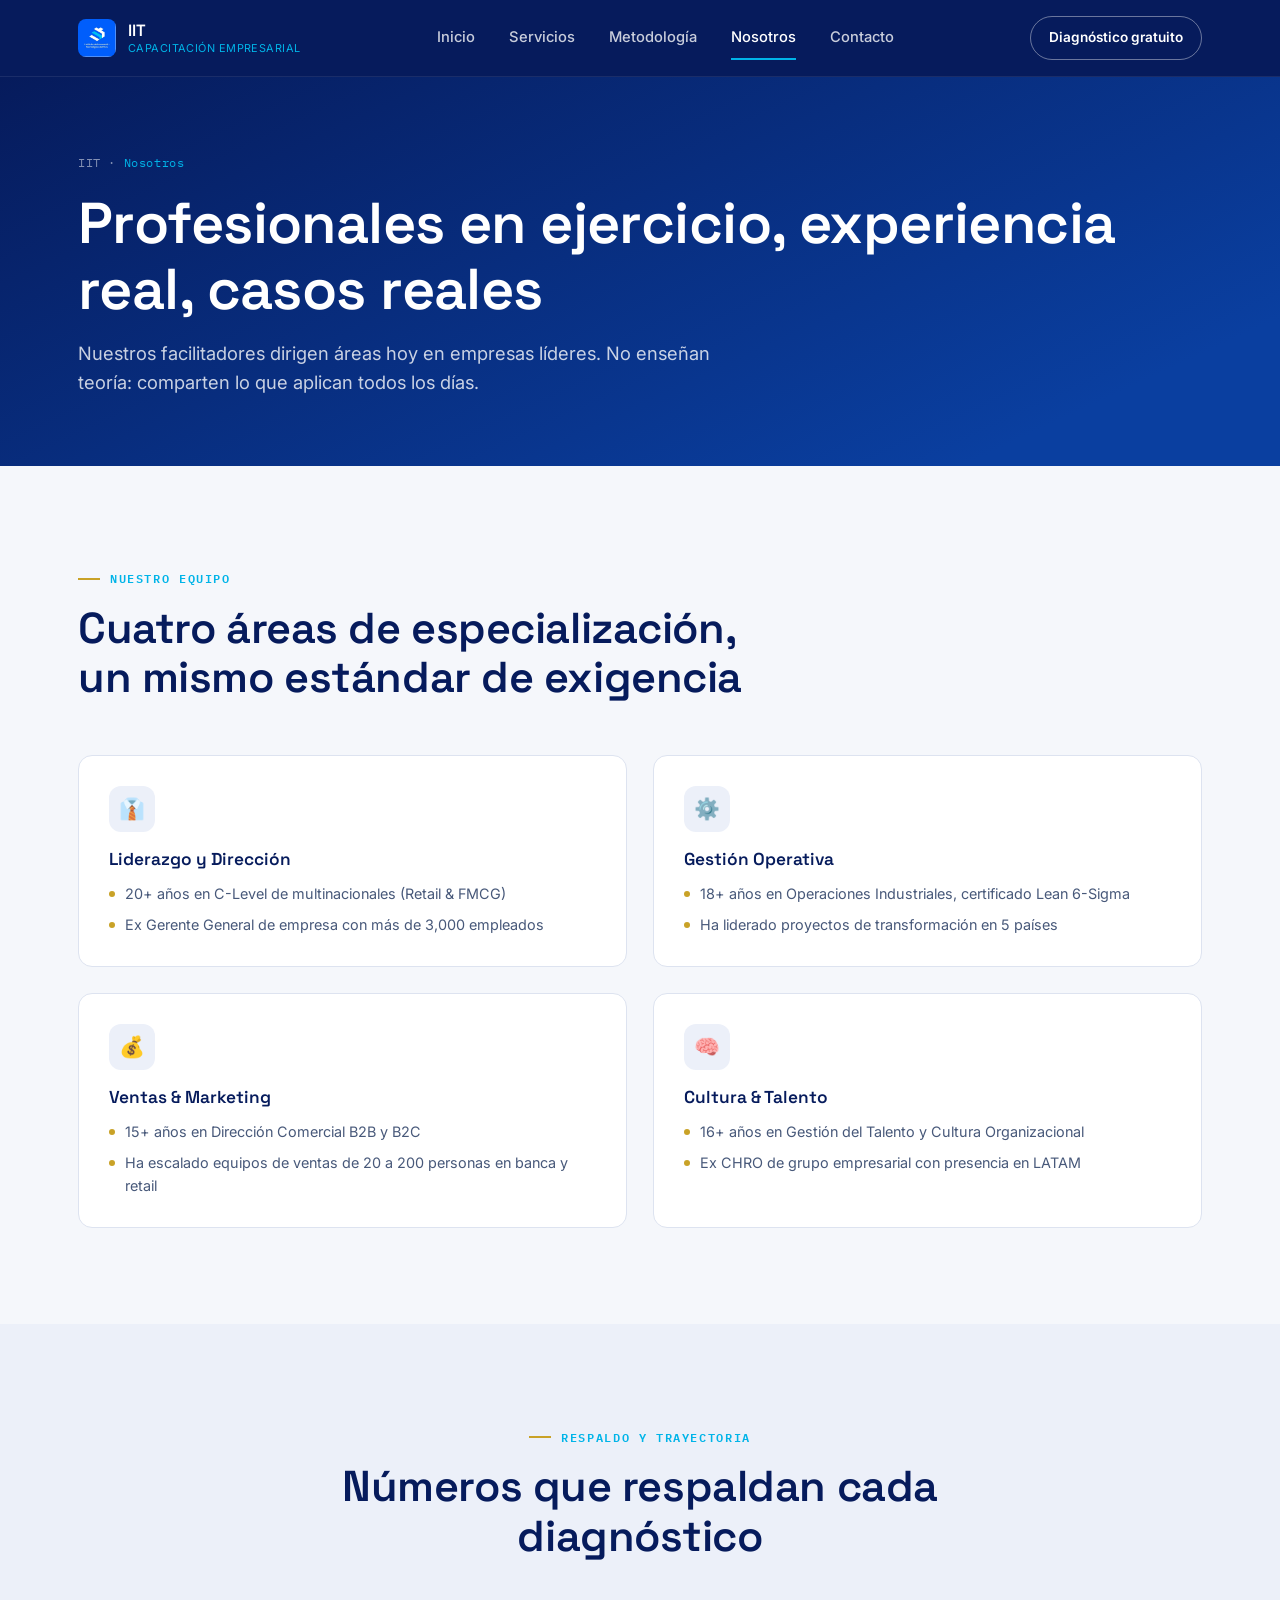
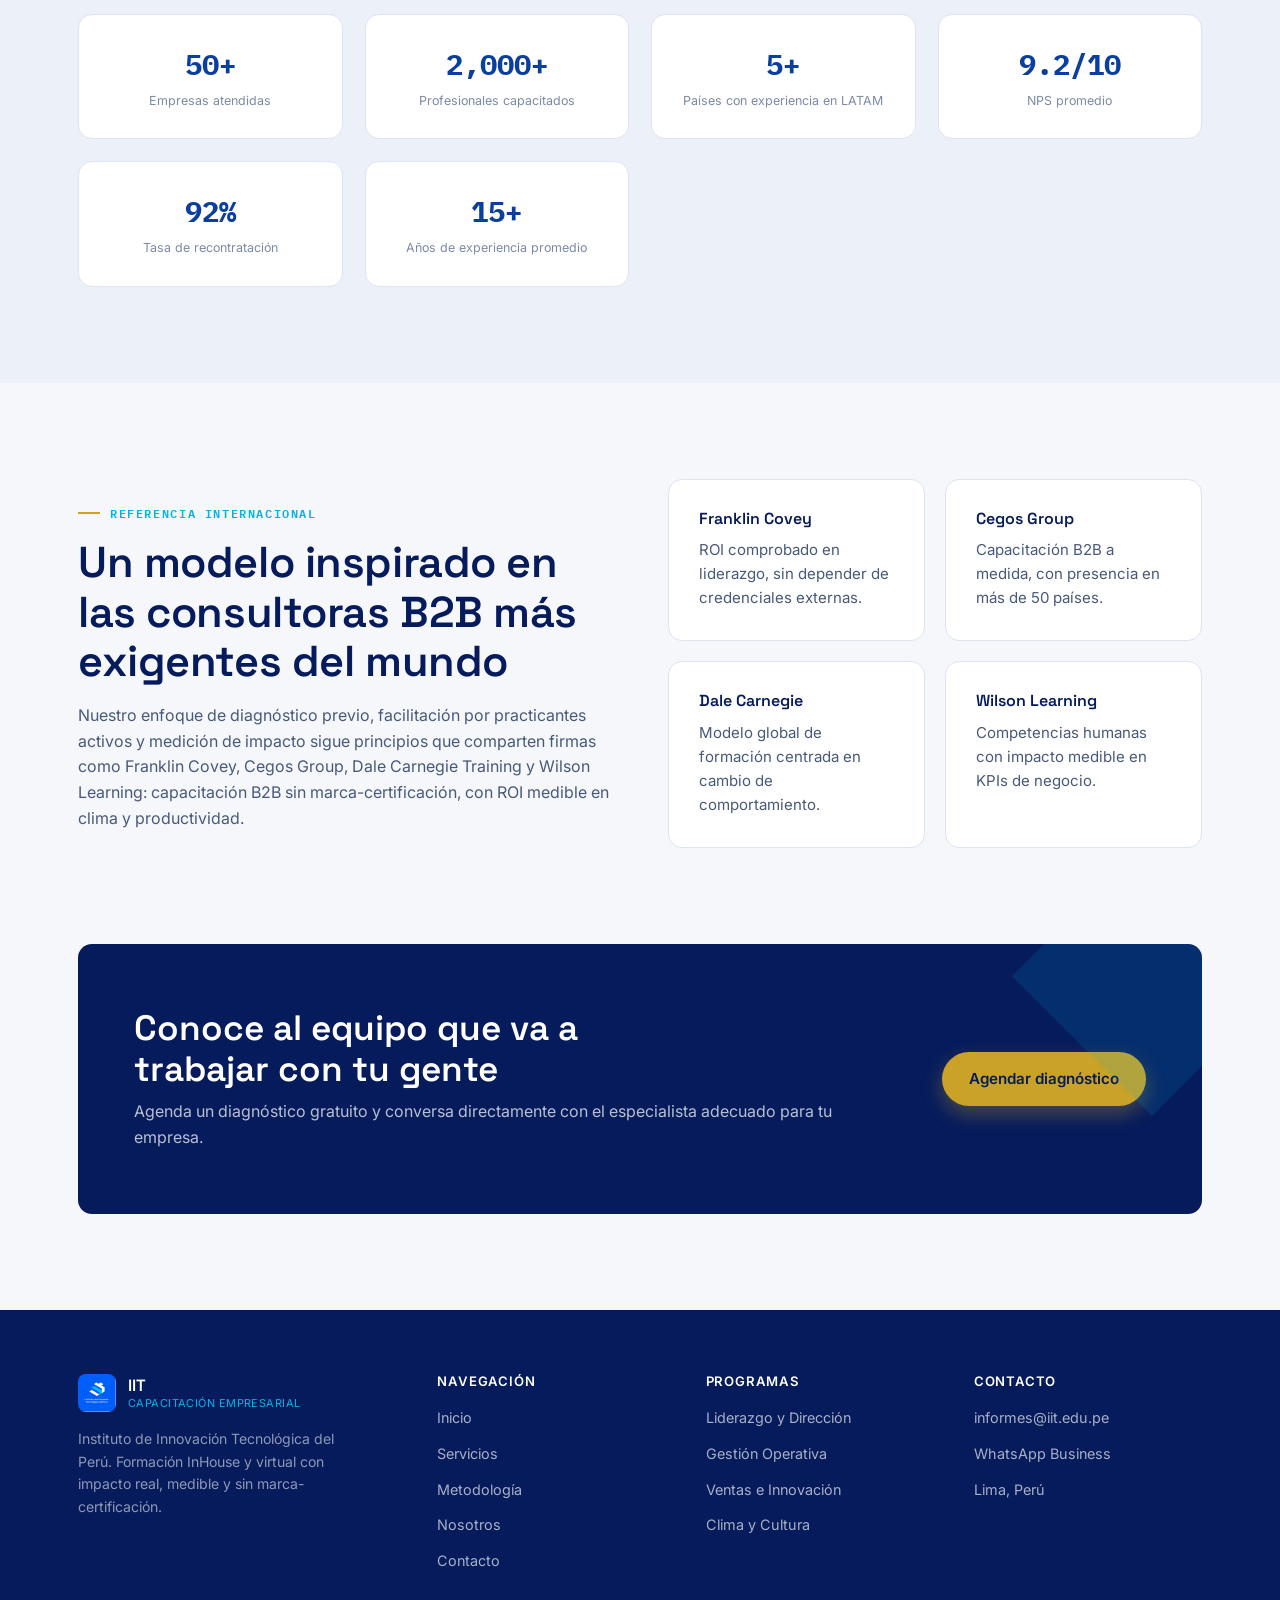
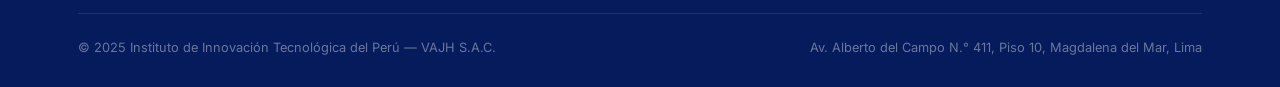
<file: nosotros.html>
<!DOCTYPE html>
<html lang="es">
<head>
<meta charset="UTF-8">
<meta name="viewport" content="width=device-width, initial-scale=1.0">
<title>Nosotros · Equipo y Credibilidad — IIT</title>
<meta name="description" content="Conoce al equipo de facilitadores del Instituto de Innovación Tecnológica del Perú: profesionales en ejercicio activo, con trayectoria real en la industria.">
<link rel="icon" type="image/png" href="img/logo.png">
<link rel="stylesheet" href="css/styles.css">
</head>
<body>

<header class="site-header">
  <div class="wrap">
    <a href="index.html" class="brand">
      <img src="img/logo.png" alt="Logo IIT">
      <span class="brand-text">IIT<small>Capacitación Empresarial</small></span>
    </a>
    <nav class="nav-links">
      <a href="index.html">Inicio</a>
      <a href="servicios.html">Servicios</a>
      <a href="metodologia.html">Metodología</a>
      <a href="nosotros.html" class="active">Nosotros</a>
      <a href="contacto.html">Contacto</a>
    </nav>
    <div class="nav-cta">
      <a href="contacto.html" class="btn btn-outline btn-sm">Diagnóstico gratuito</a>
      <button class="nav-toggle" aria-label="Abrir menú"><span></span><span></span><span></span></button>
    </div>
  </div>
</header>

<section class="page-hero">
  <div class="wrap">
    <p class="breadcrumb">IIT · <span>Nosotros</span></p>
    <h1 class="h-xl">Profesionales en ejercicio, experiencia real, casos reales</h1>
    <p class="lede">Nuestros facilitadores dirigen áreas hoy en empresas líderes. No enseñan teoría: comparten lo que aplican todos los días.</p>
  </div>
</section>

<section>
  <div class="wrap">
    <div class="section-head">
      <p class="eyebrow">Nuestro equipo</p>
      <h2 class="h-lg">Cuatro áreas de especialización, un mismo estándar de exigencia</h2>
    </div>
    <div class="grid-2 reveal">
      <div class="team-card">
        <div class="ico">👔</div>
        <h3>Liderazgo y Dirección</h3>
        <ul>
          <li>20+ años en C-Level de multinacionales (Retail &amp; FMCG)</li>
          <li>Ex Gerente General de empresa con más de 3,000 empleados</li>
        </ul>
      </div>
      <div class="team-card">
        <div class="ico">⚙️</div>
        <h3>Gestión Operativa</h3>
        <ul>
          <li>18+ años en Operaciones Industriales, certificado Lean 6-Sigma</li>
          <li>Ha liderado proyectos de transformación en 5 países</li>
        </ul>
      </div>
      <div class="team-card">
        <div class="ico">💰</div>
        <h3>Ventas &amp; Marketing</h3>
        <ul>
          <li>15+ años en Dirección Comercial B2B y B2C</li>
          <li>Ha escalado equipos de ventas de 20 a 200 personas en banca y retail</li>
        </ul>
      </div>
      <div class="team-card">
        <div class="ico">🧠</div>
        <h3>Cultura &amp; Talento</h3>
        <ul>
          <li>16+ años en Gestión del Talento y Cultura Organizacional</li>
          <li>Ex CHRO de grupo empresarial con presencia en LATAM</li>
        </ul>
      </div>
    </div>
  </div>
</section>

<section style="background:var(--paper-2)">
  <div class="wrap">
    <div class="section-head center">
      <p class="eyebrow">Respaldo y trayectoria</p>
      <h2 class="h-lg">Números que respaldan cada diagnóstico</h2>
    </div>
    <div class="grid-4 reveal">
      <div class="trust-item card" style="padding:26px"><b style="font-family:var(--font-mono);font-size:1.8rem;color:var(--blue);display:block">50+</b><span>Empresas atendidas</span></div>
      <div class="trust-item card" style="padding:26px"><b style="font-family:var(--font-mono);font-size:1.8rem;color:var(--blue);display:block">2,000+</b><span>Profesionales capacitados</span></div>
      <div class="trust-item card" style="padding:26px"><b style="font-family:var(--font-mono);font-size:1.8rem;color:var(--blue);display:block">5+</b><span>Países con experiencia en LATAM</span></div>
      <div class="trust-item card" style="padding:26px"><b style="font-family:var(--font-mono);font-size:1.8rem;color:var(--blue);display:block">9.2/10</b><span>NPS promedio</span></div>
      <div class="trust-item card" style="padding:26px"><b style="font-family:var(--font-mono);font-size:1.8rem;color:var(--blue);display:block">92%</b><span>Tasa de recontratación</span></div>
      <div class="trust-item card" style="padding:26px"><b style="font-family:var(--font-mono);font-size:1.8rem;color:var(--blue);display:block">15+</b><span>Años de experiencia promedio</span></div>
    </div>
  </div>
</section>

<section>
  <div class="wrap split reveal">
    <div>
      <p class="eyebrow">Referencia internacional</p>
      <h2 class="h-lg">Un modelo inspirado en las consultoras B2B más exigentes del mundo</h2>
      <p class="body-text" style="margin-top:16px">Nuestro enfoque de diagnóstico previo, facilitación por practicantes activos y medición de impacto sigue principios que comparten firmas como Franklin Covey, Cegos Group, Dale Carnegie Training y Wilson Learning: capacitación B2B sin marca-certificación, con ROI medible en clima y productividad.</p>
    </div>
    <div class="grid-2" style="gap:20px">
      <div class="card"><h3 style="font-size:1rem">Franklin Covey</h3><p>ROI comprobado en liderazgo, sin depender de credenciales externas.</p></div>
      <div class="card"><h3 style="font-size:1rem">Cegos Group</h3><p>Capacitación B2B a medida, con presencia en más de 50 países.</p></div>
      <div class="card"><h3 style="font-size:1rem">Dale Carnegie</h3><p>Modelo global de formación centrada en cambio de comportamiento.</p></div>
      <div class="card"><h3 style="font-size:1rem">Wilson Learning</h3><p>Competencias humanas con impacto medible en KPIs de negocio.</p></div>
    </div>
  </div>
</section>

<section style="padding-top:0">
  <div class="wrap">
    <div class="cta-band reveal">
      <div>
        <h2>Conoce al equipo que va a trabajar con tu gente</h2>
        <p>Agenda un diagnóstico gratuito y conversa directamente con el especialista adecuado para tu empresa.</p>
      </div>
      <div class="cta-actions">
        <a href="contacto.html" class="btn btn-primary">Agendar diagnóstico</a>
      </div>
    </div>
  </div>
</section>

<footer class="site-footer">
  <div class="wrap">
    <div class="footer-grid">
      <div class="footer-brand">
        <a href="index.html" class="brand"><img src="img/logo.png" alt="Logo IIT"><span class="brand-text">IIT<small>Capacitación Empresarial</small></span></a>
        <p>Instituto de Innovación Tecnológica del Perú. Formación InHouse y virtual con impacto real, medible y sin marca-certificación.</p>
      </div>
      <div class="footer-col">
        <h4>Navegación</h4>
        <ul>
          <li><a href="index.html">Inicio</a></li>
          <li><a href="servicios.html">Servicios</a></li>
          <li><a href="metodologia.html">Metodología</a></li>
          <li><a href="nosotros.html">Nosotros</a></li>
          <li><a href="contacto.html">Contacto</a></li>
        </ul>
      </div>
      <div class="footer-col">
        <h4>Programas</h4>
        <ul>
          <li><a href="servicios.html#liderazgo">Liderazgo y Dirección</a></li>
          <li><a href="servicios.html#operativa">Gestión Operativa</a></li>
          <li><a href="servicios.html#ventas">Ventas e Innovación</a></li>
          <li><a href="servicios.html#cultura">Clima y Cultura</a></li>
        </ul>
      </div>
      <div class="footer-col">
        <h4>Contacto</h4>
        <ul>
          <li><a href="mailto:informes@iit.edu.pe">informes@iit.edu.pe</a></li>
          <li><a href="https://wa.me/51999999999" target="_blank" rel="noopener">WhatsApp Business</a></li>
          <li><a href="#">Lima, Perú</a></li>
        </ul>
      </div>
    </div>
    <div class="footer-bottom">
      <span>© 2025 Instituto de Innovación Tecnológica del Perú — VAJH S.A.C.</span>
      <span>Av. Alberto del Campo N.° 411, Piso 10, Magdalena del Mar, Lima</span>
    </div>
  </div>
</footer>

<script src="js/main.js"></script>
</body>
</html>
</file>
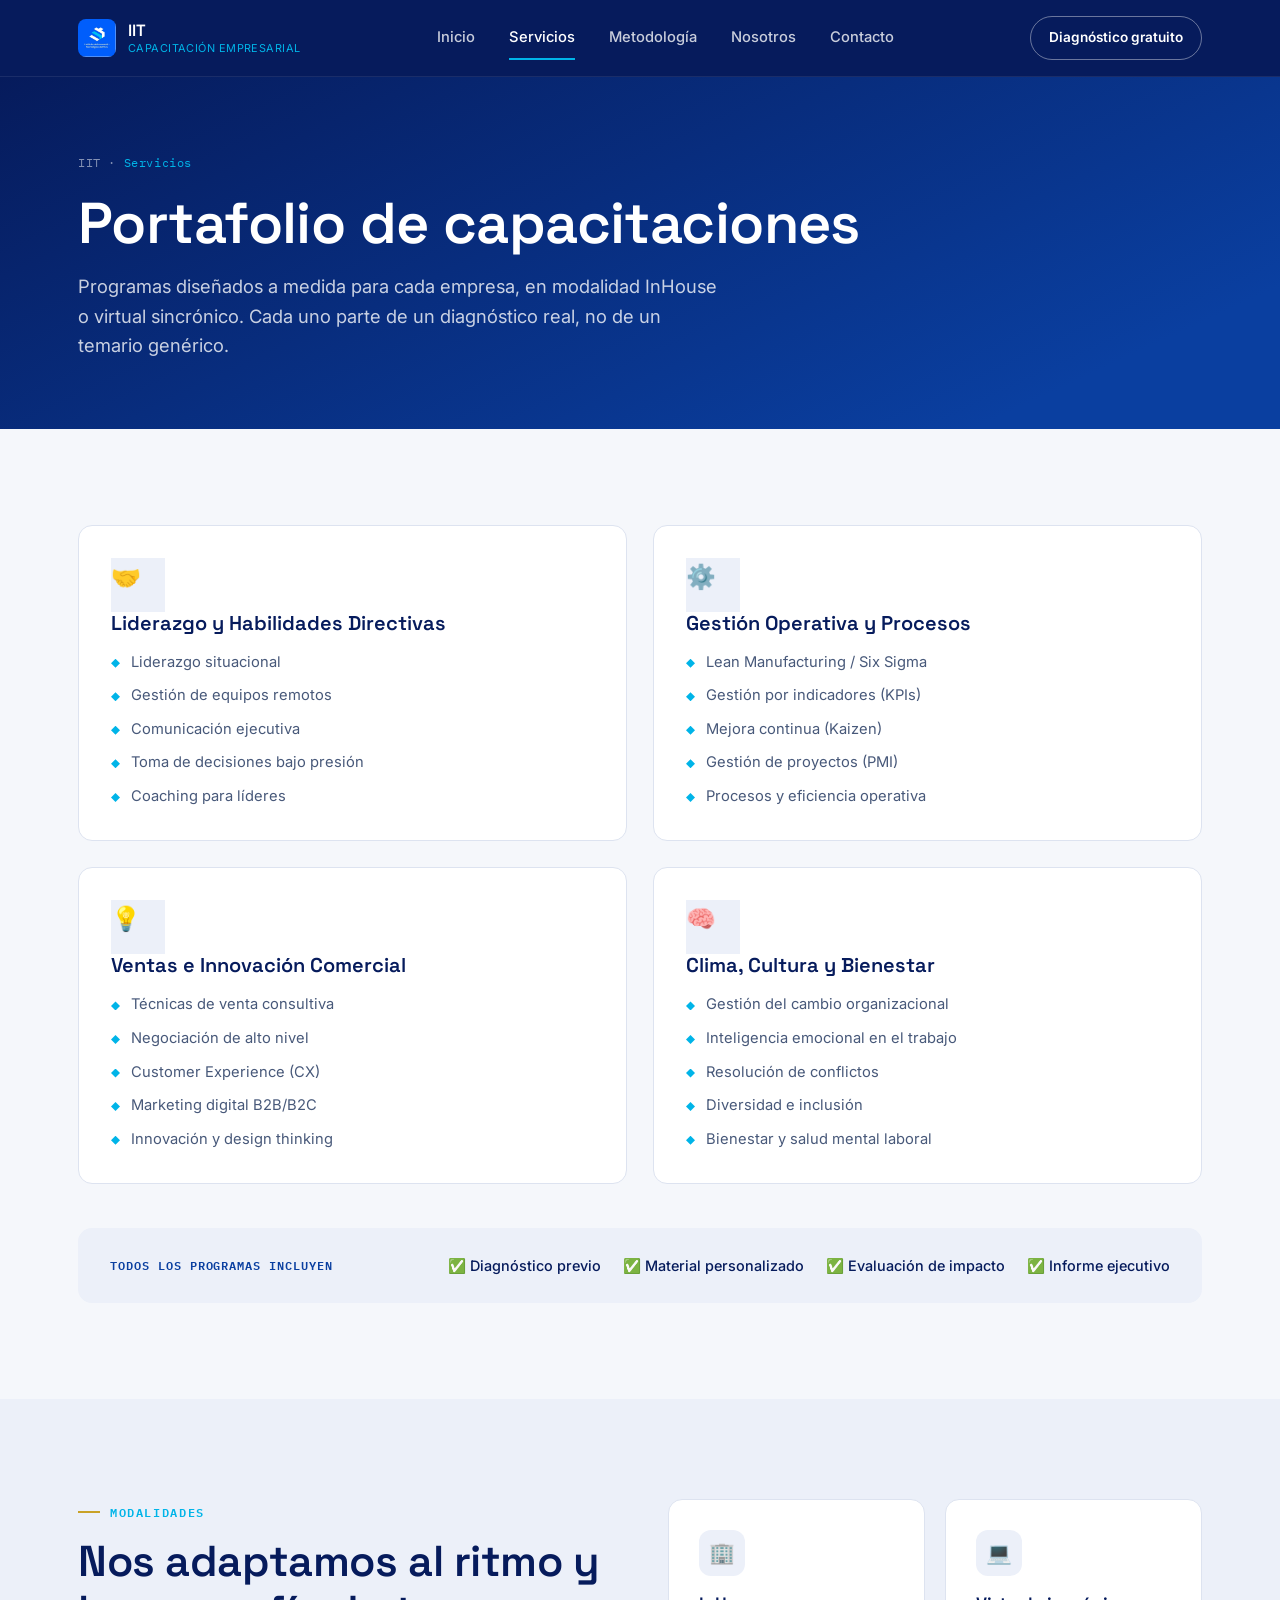
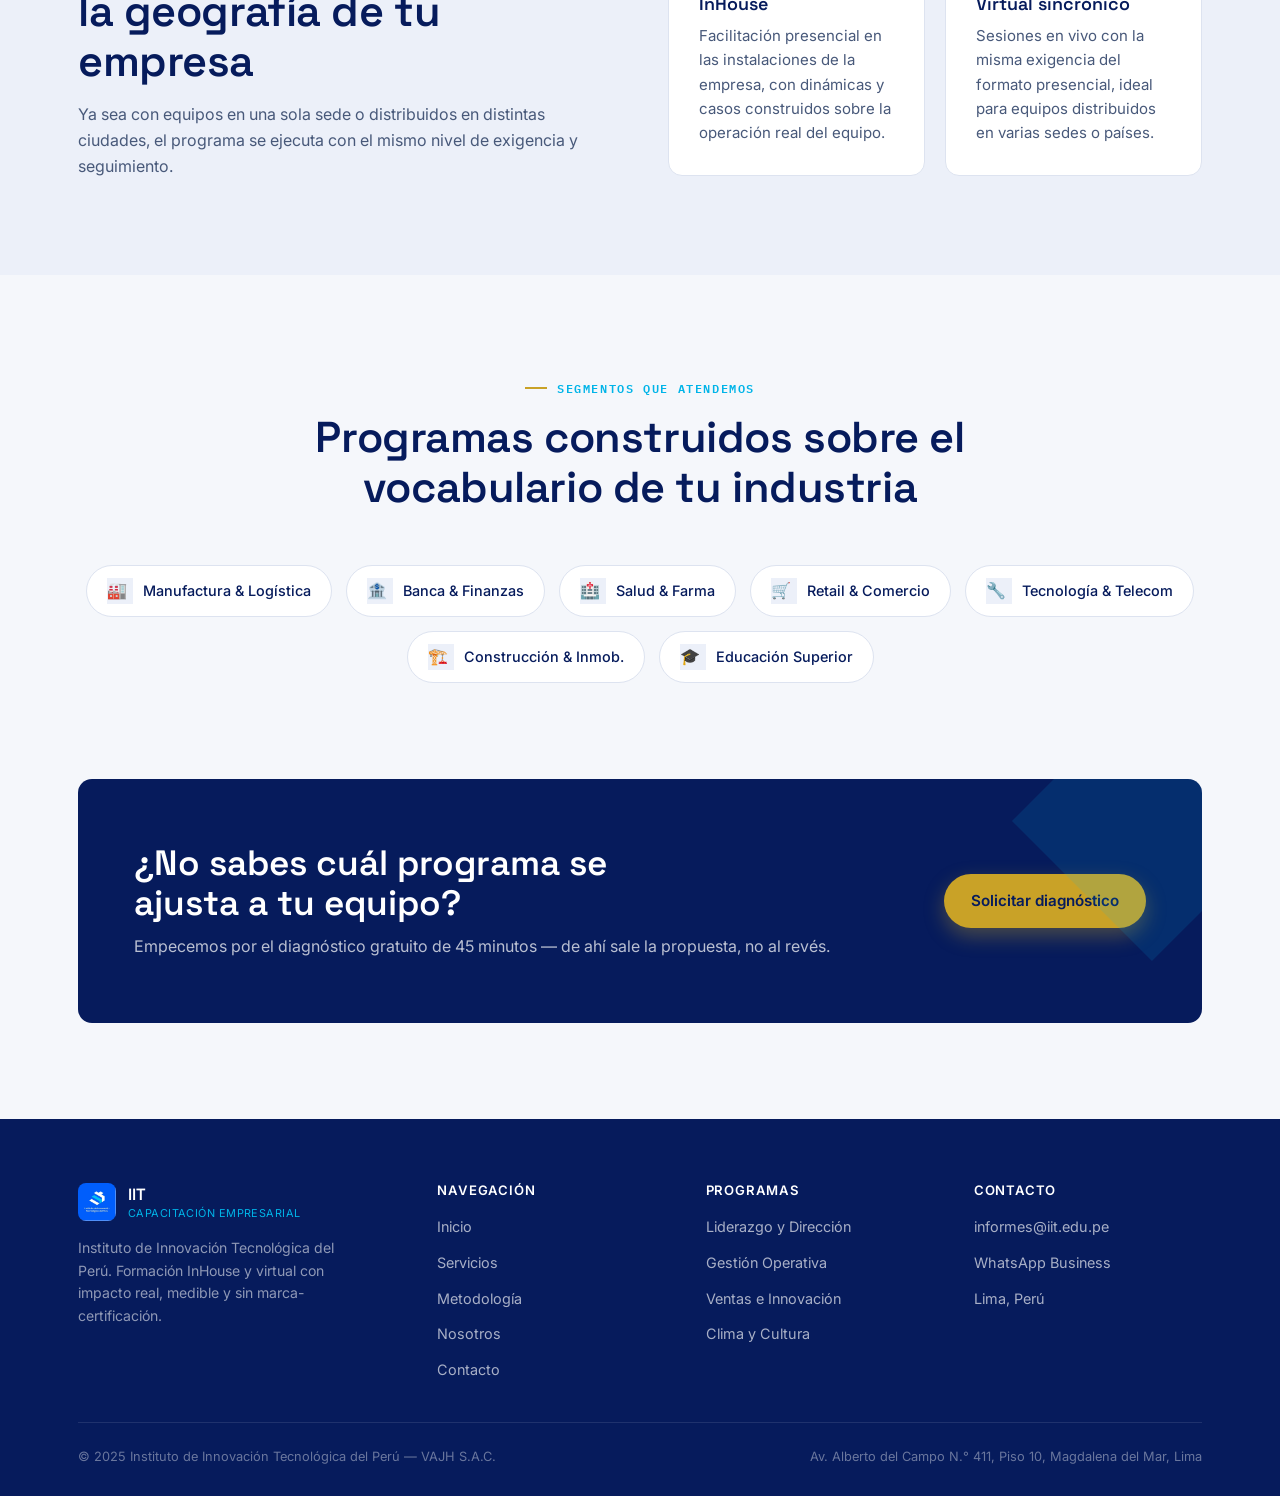
<file: servicios.html>
<!DOCTYPE html>
<html lang="es">
<head>
<meta charset="UTF-8">
<meta name="viewport" content="width=device-width, initial-scale=1.0">
<title>Servicios · Portafolio de Capacitaciones — IIT</title>
<meta name="description" content="Portafolio de capacitaciones empresariales IIT: liderazgo, gestión operativa, ventas e innovación, clima y cultura. InHouse y virtual sincrónico.">
<link rel="icon" type="image/png" href="img/logo.png">
<link rel="stylesheet" href="css/styles.css">
</head>
<body>

<header class="site-header">
  <div class="wrap">
    <a href="index.html" class="brand">
      <img src="img/logo.png" alt="Logo IIT">
      <span class="brand-text">IIT<small>Capacitación Empresarial</small></span>
    </a>
    <nav class="nav-links">
      <a href="index.html">Inicio</a>
      <a href="servicios.html" class="active">Servicios</a>
      <a href="metodologia.html">Metodología</a>
      <a href="nosotros.html">Nosotros</a>
      <a href="contacto.html">Contacto</a>
    </nav>
    <div class="nav-cta">
      <a href="contacto.html" class="btn btn-outline btn-sm">Diagnóstico gratuito</a>
      <button class="nav-toggle" aria-label="Abrir menú"><span></span><span></span><span></span></button>
    </div>
  </div>
</header>

<section class="page-hero">
  <div class="wrap">
    <p class="breadcrumb">IIT · <span>Servicios</span></p>
    <h1 class="h-xl">Portafolio de capacitaciones</h1>
    <p class="lede">Programas diseñados a medida para cada empresa, en modalidad InHouse o virtual sincrónico. Cada uno parte de un diagnóstico real, no de un temario genérico.</p>
  </div>
</section>

<section>
  <div class="wrap">
    <div class="grid-2 reveal">

      <div class="program-card" id="liderazgo">
        <div class="ico">🤝</div>
        <h3>Liderazgo y Habilidades Directivas</h3>
        <ul>
          <li>Liderazgo situacional</li>
          <li>Gestión de equipos remotos</li>
          <li>Comunicación ejecutiva</li>
          <li>Toma de decisiones bajo presión</li>
          <li>Coaching para líderes</li>
        </ul>
      </div>

      <div class="program-card" id="operativa">
        <div class="ico">⚙️</div>
        <h3>Gestión Operativa y Procesos</h3>
        <ul>
          <li>Lean Manufacturing / Six Sigma</li>
          <li>Gestión por indicadores (KPIs)</li>
          <li>Mejora continua (Kaizen)</li>
          <li>Gestión de proyectos (PMI)</li>
          <li>Procesos y eficiencia operativa</li>
        </ul>
      </div>

      <div class="program-card" id="ventas">
        <div class="ico">💡</div>
        <h3>Ventas e Innovación Comercial</h3>
        <ul>
          <li>Técnicas de venta consultiva</li>
          <li>Negociación de alto nivel</li>
          <li>Customer Experience (CX)</li>
          <li>Marketing digital B2B/B2C</li>
          <li>Innovación y design thinking</li>
        </ul>
      </div>

      <div class="program-card" id="cultura">
        <div class="ico">🧠</div>
        <h3>Clima, Cultura y Bienestar</h3>
        <ul>
          <li>Gestión del cambio organizacional</li>
          <li>Inteligencia emocional en el trabajo</li>
          <li>Resolución de conflictos</li>
          <li>Diversidad e inclusión</li>
          <li>Bienestar y salud mental laboral</li>
        </ul>
      </div>

    </div>

    <div class="included-strip reveal">
      <span class="label">Todos los programas incluyen</span>
      <div class="included-items">
        <span>✅ Diagnóstico previo</span>
        <span>✅ Material personalizado</span>
        <span>✅ Evaluación de impacto</span>
        <span>✅ Informe ejecutivo</span>
      </div>
    </div>
  </div>
</section>

<section style="background:var(--paper-2)">
  <div class="wrap split reveal">
    <div>
      <p class="eyebrow">Modalidades</p>
      <h2 class="h-lg">Nos adaptamos al ritmo y la geografía de tu empresa</h2>
      <p class="body-text" style="margin-top:16px">Ya sea con equipos en una sola sede o distribuidos en distintas ciudades, el programa se ejecuta con el mismo nivel de exigencia y seguimiento.</p>
    </div>
    <div class="grid-2" style="gap:20px">
      <div class="card">
        <div class="ico">🏢</div>
        <h3>InHouse</h3>
        <p>Facilitación presencial en las instalaciones de la empresa, con dinámicas y casos construidos sobre la operación real del equipo.</p>
      </div>
      <div class="card">
        <div class="ico">💻</div>
        <h3>Virtual sincrónico</h3>
        <p>Sesiones en vivo con la misma exigencia del formato presencial, ideal para equipos distribuidos en varias sedes o países.</p>
      </div>
    </div>
  </div>
</section>

<section>
  <div class="wrap">
    <div class="section-head center reveal">
      <p class="eyebrow">Segmentos que atendemos</p>
      <h2 class="h-lg">Programas construidos sobre el vocabulario de tu industria</h2>
    </div>
    <div class="chip-row reveal" style="justify-content:center">
      <div class="chip"><span class="ico">🏭</span>Manufactura &amp; Logística</div>
      <div class="chip"><span class="ico">🏦</span>Banca &amp; Finanzas</div>
      <div class="chip"><span class="ico">🏥</span>Salud &amp; Farma</div>
      <div class="chip"><span class="ico">🛒</span>Retail &amp; Comercio</div>
      <div class="chip"><span class="ico">🔧</span>Tecnología &amp; Telecom</div>
      <div class="chip"><span class="ico">🏗️</span>Construcción &amp; Inmob.</div>
      <div class="chip"><span class="ico">🎓</span>Educación Superior</div>
    </div>
  </div>
</section>

<section style="padding-top:0">
  <div class="wrap">
    <div class="cta-band reveal">
      <div>
        <h2>¿No sabes cuál programa se ajusta a tu equipo?</h2>
        <p>Empecemos por el diagnóstico gratuito de 45 minutos — de ahí sale la propuesta, no al revés.</p>
      </div>
      <div class="cta-actions">
        <a href="contacto.html" class="btn btn-primary">Solicitar diagnóstico</a>
      </div>
    </div>
  </div>
</section>

<footer class="site-footer">
  <div class="wrap">
    <div class="footer-grid">
      <div class="footer-brand">
        <a href="index.html" class="brand"><img src="img/logo.png" alt="Logo IIT"><span class="brand-text">IIT<small>Capacitación Empresarial</small></span></a>
        <p>Instituto de Innovación Tecnológica del Perú. Formación InHouse y virtual con impacto real, medible y sin marca-certificación.</p>
      </div>
      <div class="footer-col">
        <h4>Navegación</h4>
        <ul>
          <li><a href="index.html">Inicio</a></li>
          <li><a href="servicios.html">Servicios</a></li>
          <li><a href="metodologia.html">Metodología</a></li>
          <li><a href="nosotros.html">Nosotros</a></li>
          <li><a href="contacto.html">Contacto</a></li>
        </ul>
      </div>
      <div class="footer-col">
        <h4>Programas</h4>
        <ul>
          <li><a href="servicios.html#liderazgo">Liderazgo y Dirección</a></li>
          <li><a href="servicios.html#operativa">Gestión Operativa</a></li>
          <li><a href="servicios.html#ventas">Ventas e Innovación</a></li>
          <li><a href="servicios.html#cultura">Clima y Cultura</a></li>
        </ul>
      </div>
      <div class="footer-col">
        <h4>Contacto</h4>
        <ul>
          <li><a href="mailto:informes@iit.edu.pe">informes@iit.edu.pe</a></li>
          <li><a href="https://wa.me/51999999999" target="_blank" rel="noopener">WhatsApp Business</a></li>
          <li><a href="#">Lima, Perú</a></li>
        </ul>
      </div>
    </div>
    <div class="footer-bottom">
      <span>© 2025 Instituto de Innovación Tecnológica del Perú — VAJH S.A.C.</span>
      <span>Av. Alberto del Campo N.° 411, Piso 10, Magdalena del Mar, Lima</span>
    </div>
  </div>
</footer>

<script src="js/main.js"></script>
</body>
</html>
</file>
<file: css/styles.css>
/* ============================================================
   IIT · Capacitación Empresarial — Sistema de diseño
   Paleta: navy #061B5C · azul #0A3FA0 · cian #00B4E8 · oro #C9A227
   Tipografía: Space Grotesk (display) · Inter (texto) · IBM Plex Mono (datos)
   ============================================================ */

@import url('https://fonts.googleapis.com/css2?family=Space+Grotesk:wght@500;600;700&family=Inter:wght@400;500;600;700&family=IBM+Plex+Mono:wght@500;600&display=swap');

:root{
  --navy:#061B5C;
  --blue:#0A3FA0;
  --blue-light:#1550C9;
  --cyan:#00B4E8;
  --gold:#C9A227;
  --ink:#0E1B33;
  --slate:#48597A;
  --slate-light:#7C8AA8;
  --paper:#F5F7FB;
  --paper-2:#ECF0F9;
  --line:#DDE3F0;
  --white:#FFFFFF;

  --font-display:'Space Grotesk', sans-serif;
  --font-body:'Inter', sans-serif;
  --font-mono:'IBM Plex Mono', monospace;

  --radius:14px;
  --radius-sm:8px;
  --shadow-sm: 0 2px 10px rgba(6,27,92,0.06);
  --shadow-md: 0 12px 32px rgba(6,27,92,0.12);
  --shadow-lg: 0 24px 64px rgba(6,27,92,0.18);
  --wrap:1180px;
}

*,*::before,*::after{box-sizing:border-box}
html{scroll-behavior:smooth}
body{
  margin:0;
  font-family:var(--font-body);
  color:var(--ink);
  background:var(--paper);
  -webkit-font-smoothing:antialiased;
  line-height:1.6;
}
img{max-width:100%;display:block}
a{color:inherit;text-decoration:none}
ul{margin:0;padding:0;list-style:none}
h1,h2,h3,h4{font-family:var(--font-display);margin:0;line-height:1.15;color:var(--navy);font-weight:600}
p{margin:0}
button{font-family:inherit}

.wrap{max-width:var(--wrap);margin:0 auto;padding:0 28px}
section{padding:96px 0}
@media (max-width:720px){section{padding:64px 0}}

.eyebrow{
  font-family:var(--font-mono);
  font-size:.72rem;
  letter-spacing:.14em;
  text-transform:uppercase;
  color:var(--cyan);
  display:inline-flex;
  align-items:center;
  gap:10px;
  margin-bottom:16px;
  font-weight:600;
}
.eyebrow::before{
  content:'';
  width:22px;height:2px;
  background:var(--gold);
  display:inline-block;
}

.h-xl{font-size:clamp(2.4rem,5vw,3.6rem);letter-spacing:-0.01em}
.h-lg{font-size:clamp(2rem,3.6vw,2.7rem);letter-spacing:-0.01em}
.h-md{font-size:1.5rem}
.lede{font-size:1.15rem;color:var(--slate);max-width:640px}
.body-text{color:var(--slate);font-size:1rem}

/* ---------- Buttons ---------- */
.btn{
  display:inline-flex;align-items:center;gap:10px;
  padding:14px 26px;
  border-radius:999px;
  font-weight:600;font-size:.95rem;
  border:1.5px solid transparent;
  cursor:pointer;
  transition:transform .18s ease, box-shadow .18s ease, background .18s ease, border-color .18s ease;
  white-space:nowrap;
}
.btn-primary{background:var(--gold);color:var(--navy);box-shadow:0 8px 20px rgba(201,162,39,.35)}
.btn-primary:hover{transform:translateY(-2px);box-shadow:0 12px 28px rgba(201,162,39,.45)}
.btn-outline{border-color:rgba(255,255,255,.4);color:var(--white)}
.btn-outline:hover{border-color:var(--white);background:rgba(255,255,255,.08)}
.btn-ghost{border-color:var(--line);color:var(--navy)}
.btn-ghost:hover{border-color:var(--blue);color:var(--blue)}
.btn-sm{padding:10px 18px;font-size:.85rem}

/* ---------- Header ---------- */
.site-header{
  position:sticky;top:0;z-index:100;
  background:var(--navy);
  border-bottom:1px solid rgba(255,255,255,.08);
}
/* Note: backdrop-filter is intentionally not used here — applying it to an
   ancestor of a position:fixed element (the mobile nav panel below) changes
   that element's containing block to the ancestor instead of the viewport. */
.site-header .wrap{
  display:flex;align-items:center;justify-content:space-between;
  height:76px;
}
.brand{display:flex;align-items:center;gap:12px}
.brand img{width:38px;height:38px;border-radius:8px}
.brand-text{font-family:var(--font-display);color:var(--white);font-weight:600;font-size:1.02rem;line-height:1.2}
.brand-text small{display:block;font-family:var(--font-body);font-weight:400;font-size:.68rem;color:var(--cyan);letter-spacing:.04em;text-transform:uppercase;margin-top:2px}

.nav-links{display:flex;align-items:center;gap:34px}
.nav-links a{
  color:rgba(255,255,255,.78);
  font-size:.92rem;font-weight:500;
  position:relative;padding:6px 0;
  transition:color .15s ease;
}
.nav-links a:hover{color:var(--white)}
.nav-links a.active{color:var(--white)}
.nav-links a.active::after{
  content:'';position:absolute;left:0;right:0;bottom:-4px;height:2px;background:var(--cyan);
}
.nav-cta{display:flex;align-items:center;gap:16px}

.nav-toggle{display:none;background:none;border:0;padding:8px;cursor:pointer}
.nav-toggle span{display:block;width:24px;height:2px;background:var(--white);margin:5px 0;border-radius:2px;transition:.2s}

@media (max-width:920px){
  .nav-links{
    position:fixed;inset:76px 0 0 0;
    background:var(--navy);
    z-index:99;
    flex-direction:column;
    justify-content:flex-start;
    padding:36px 28px;gap:22px;
    transform:translateX(100%);
    transition:transform .28s ease;
  }
  .nav-links.open{transform:translateX(0)}
  .nav-links a{font-size:1.15rem}
  .nav-toggle{display:block}
  .nav-cta .btn-outline{display:none}
}

/* ---------- Hero ---------- */
.hero{
  position:relative;
  background:linear-gradient(155deg,var(--navy) 0%, var(--blue) 78%);
  color:var(--white);
  overflow:hidden;
  padding:96px 0 120px;
}
.hero .wrap{position:relative;z-index:2;display:grid;grid-template-columns:1.15fr .85fr;gap:56px;align-items:center}
@media (max-width:920px){.hero .wrap{grid-template-columns:1fr}}

.hero-chevrons{position:absolute;inset:0;z-index:1;opacity:.9;pointer-events:none}
.hero-chevrons svg{position:absolute;right:-6%;top:-8%;width:62%;height:auto;max-width:640px}
@media (max-width:920px){.hero-chevrons svg{opacity:.35;right:-18%}}

.hero h1{color:var(--white);font-size:clamp(2.5rem,5.4vw,4rem)}
.hero h1 em{font-style:normal;color:var(--cyan)}
.hero .lede{color:rgba(255,255,255,.82);margin:22px 0 34px}
.hero-cta{display:flex;gap:16px;flex-wrap:wrap}

.hero-badges{display:flex;gap:28px;margin-top:52px;flex-wrap:wrap}
.hero-badge b{display:block;font-family:var(--font-mono);font-size:1.5rem;color:var(--cyan)}
.hero-badge span{font-size:.78rem;color:rgba(255,255,255,.65)}

.diag-card{
  background:rgba(255,255,255,.06);
  border:1px solid rgba(255,255,255,.16);
  border-radius:var(--radius);
  padding:28px;
  backdrop-filter:blur(6px);
}
.diag-card .diag-head{display:flex;align-items:center;justify-content:space-between;margin-bottom:18px}
.diag-card .diag-head span{font-family:var(--font-mono);font-size:.72rem;letter-spacing:.1em;color:var(--cyan);text-transform:uppercase}
.diag-dot{width:8px;height:8px;border-radius:50%;background:#3CE080;box-shadow:0 0 0 4px rgba(60,224,128,.2)}
.diag-row{display:flex;justify-content:space-between;padding:12px 0;border-top:1px solid rgba(255,255,255,.1);font-size:.88rem}
.diag-row:first-of-type{border-top:none}
.diag-row span:first-child{color:rgba(255,255,255,.6)}
.diag-row span:last-child{font-family:var(--font-mono);color:var(--white);font-weight:600}

/* ---------- Trust strip ---------- */
.trust-strip{background:var(--white);border-bottom:1px solid var(--line)}
.trust-strip .wrap{
  padding:34px 28px;
  display:grid;grid-template-columns:repeat(5,1fr);gap:24px;
}
@media (max-width:920px){.trust-strip .wrap{grid-template-columns:repeat(2,1fr)}}
.trust-item{text-align:center}
.trust-item b{display:block;font-family:var(--font-mono);font-size:1.5rem;color:var(--blue)}
.trust-item span{font-size:.78rem;color:var(--slate-light)}

/* ---------- Section headers ---------- */
.section-head{max-width:680px;margin-bottom:52px}
.section-head.center{margin-left:auto;margin-right:auto;text-align:center}

/* ---------- Cards ---------- */
.grid-3{display:grid;grid-template-columns:repeat(3,1fr);gap:26px}
.grid-2{display:grid;grid-template-columns:repeat(2,1fr);gap:26px}
.grid-4{display:grid;grid-template-columns:repeat(4,1fr);gap:22px}
@media (max-width:920px){.grid-3,.grid-4{grid-template-columns:repeat(2,1fr)}}
@media (max-width:640px){.grid-3,.grid-4,.grid-2{grid-template-columns:1fr}}

.card{
  background:var(--white);
  border:1px solid var(--line);
  border-radius:var(--radius);
  padding:30px;
  transition:transform .2s ease, box-shadow .2s ease, border-color .2s ease;
}
.card:hover{transform:translateY(-4px);box-shadow:var(--shadow-md);border-color:transparent}
.card .ico{
  width:46px;height:46px;border-radius:12px;
  background:var(--paper-2);
  display:flex;align-items:center;justify-content:center;
  font-size:1.3rem;margin-bottom:18px;
}
.card h3{font-size:1.12rem;margin-bottom:10px}
.card p{color:var(--slate);font-size:.94rem}

/* ---------- Stat / market cards ---------- */
.stat-card{
  background:var(--navy);
  border-radius:var(--radius);
  padding:30px 26px;
  color:var(--white);
  position:relative;
  overflow:hidden;
}
.stat-card::after{
  content:'';position:absolute;right:-30px;bottom:-30px;width:110px;height:110px;
  background:var(--cyan);opacity:.14;clip-path:polygon(50% 0,100% 50%,50% 100%,0 50%);
}
.stat-card b{font-family:var(--font-mono);font-size:2.1rem;color:var(--cyan);display:block}
.stat-card p{color:rgba(255,255,255,.72);font-size:.88rem;margin-top:8px}
.stat-card small{display:block;color:rgba(255,255,255,.4);font-size:.72rem;margin-top:10px}

/* ---------- Segment chips ---------- */
.chip-row{display:flex;flex-wrap:wrap;gap:14px;margin-top:8px}
.chip{
  display:flex;align-items:center;gap:10px;
  background:var(--white);border:1px solid var(--line);
  border-radius:999px;padding:12px 20px;font-size:.9rem;font-weight:500;color:var(--navy);
}
.chip .ico{width:26px;height:26px;font-size:1rem;margin:0;background:var(--paper-2)}

/* ---------- Quote / differentiation ---------- */
.quote-block{
  background:var(--blue);
  color:var(--white);
  border-radius:var(--radius);
  padding:56px;
  position:relative;
  overflow:hidden;
}
.quote-block::before{
  content:'';position:absolute;left:-10%;top:-30%;width:60%;height:160%;
  background:linear-gradient(120deg, rgba(0,180,232,.35), transparent 60%);
}
.quote-block blockquote{
  font-family:var(--font-display);font-size:clamp(1.4rem,2.6vw,2rem);
  font-weight:600;line-height:1.35;margin:0 0 18px;position:relative;z-index:1;
}
.quote-block cite{font-style:normal;color:var(--cyan);font-family:var(--font-mono);font-size:.85rem;position:relative;z-index:1}

/* ---------- Process / timeline ---------- */
.process-list{display:flex;flex-direction:column}
.process-item{
  display:grid;grid-template-columns:90px 1fr auto;gap:28px;
  align-items:start;padding:30px 0;border-top:1px solid var(--line);
}
.process-item:first-child{border-top:none}
.process-num{font-family:var(--font-mono);font-size:2rem;color:var(--line);font-weight:600}
.process-item.active .process-num{color:var(--cyan)}
.process-item h3{font-size:1.1rem;margin-bottom:8px;display:flex;align-items:center;gap:10px}
.process-item p{color:var(--slate);font-size:.94rem;max-width:520px}
.process-time{
  font-family:var(--font-mono);font-size:.78rem;color:var(--blue);
  background:var(--paper-2);padding:6px 14px;border-radius:999px;white-space:nowrap;height:fit-content;
}
@media (max-width:720px){
  .process-item{grid-template-columns:50px 1fr;grid-template-rows:auto auto}
  .process-time{grid-column:2;justify-self:start}
}

/* ---------- Team ---------- */
.team-card{
  background:var(--white);border:1px solid var(--line);border-radius:var(--radius);
  padding:30px;
}
.team-card .ico{
  width:46px;height:46px;border-radius:12px;
  background:var(--paper-2);
  display:flex;align-items:center;justify-content:center;
  font-size:1.3rem;margin-bottom:18px;
}
.team-card h3{font-size:1.08rem;margin-bottom:12px}
.team-card ul{color:var(--slate);font-size:.9rem;display:flex;flex-direction:column;gap:8px}
.team-card ul li{position:relative;padding-left:16px}
.team-card ul li::before{content:'';position:absolute;left:0;top:9px;width:6px;height:6px;background:var(--gold);border-radius:50%}

/* ---------- Portfolio (servicios) ---------- */
.program-card{
  background:var(--white);border:1px solid var(--line);border-radius:var(--radius);
  padding:32px;
}
.program-card .ico{width:54px;height:54px;font-size:1.5rem;background:var(--paper-2)}
.program-card h3{font-size:1.25rem;margin-bottom:16px}
.program-card ul{display:flex;flex-direction:column;gap:10px}
.program-card ul li{
  font-size:.92rem;color:var(--slate);padding-left:20px;position:relative;
}
.program-card ul li::before{
  content:'';position:absolute;left:0;top:8px;width:9px;height:9px;
  background:var(--cyan);clip-path:polygon(50% 0,100% 50%,50% 100%,0 50%);
}
.included-strip{
  margin-top:44px;background:var(--paper-2);border-radius:var(--radius);
  padding:26px 32px;display:flex;flex-wrap:wrap;gap:14px 34px;align-items:center;justify-content:space-between;
}
.included-strip .label{font-family:var(--font-mono);font-size:.75rem;text-transform:uppercase;letter-spacing:.08em;color:var(--blue);font-weight:600}
.included-items{display:flex;flex-wrap:wrap;gap:22px}
.included-items span{font-size:.9rem;color:var(--navy);font-weight:500}

/* ---------- CTA banner ---------- */
.cta-band{
  background:var(--navy);color:var(--white);
  border-radius:var(--radius);
  padding:64px 56px;
  display:flex;align-items:center;justify-content:space-between;gap:40px;
  position:relative;overflow:hidden;
}
.cta-band::after{
  content:'';position:absolute;right:-8%;top:-40%;width:280px;height:280px;
  background:var(--cyan);opacity:.12;clip-path:polygon(50% 0,100% 50%,50% 100%,0 50%);
}
.cta-band h2{color:var(--white);font-size:clamp(1.6rem,3vw,2.2rem);max-width:520px}
.cta-band p{color:rgba(255,255,255,.72);margin-top:10px}
.cta-actions{display:flex;gap:16px;flex-wrap:wrap}
@media (max-width:820px){.cta-band{flex-direction:column;align-items:flex-start;padding:44px 28px}}

/* ---------- Footer ---------- */
.site-footer{background:var(--navy);color:rgba(255,255,255,.7);padding:64px 0 28px}
.footer-grid{display:grid;grid-template-columns:1.4fr 1fr 1fr 1fr;gap:40px;padding-bottom:40px;border-bottom:1px solid rgba(255,255,255,.1)}
@media (max-width:820px){.footer-grid{grid-template-columns:1fr 1fr}}
.footer-brand .brand-text{color:var(--white)}
.footer-brand p{margin-top:16px;font-size:.88rem;max-width:280px;color:rgba(255,255,255,.55)}
.footer-col h4{color:var(--white);font-size:.82rem;text-transform:uppercase;letter-spacing:.06em;margin-bottom:16px;font-family:var(--font-body);font-weight:600}
.footer-col ul{display:flex;flex-direction:column;gap:10px}
.footer-col a{font-size:.9rem;color:rgba(255,255,255,.65);transition:color .15s}
.footer-col a:hover{color:var(--cyan)}
.footer-bottom{display:flex;justify-content:space-between;padding-top:24px;font-size:.8rem;color:rgba(255,255,255,.4);flex-wrap:wrap;gap:10px}

/* ---------- Contact page ---------- */
.contact-grid{display:grid;grid-template-columns:.9fr 1.1fr;gap:56px;align-items:start}
@media (max-width:920px){.contact-grid{grid-template-columns:1fr}}
.contact-channel{
  display:flex;gap:16px;padding:20px 0;border-top:1px solid var(--line);
}
.contact-channel:first-child{border-top:none}
.contact-channel .ico{width:44px;height:44px;background:var(--paper-2);flex-shrink:0}
.contact-channel h4{font-size:1rem;margin-bottom:4px}
.contact-channel a,.contact-channel p{font-size:.92rem;color:var(--slate)}
.contact-channel a:hover{color:var(--blue)}

.form-card{background:var(--white);border:1px solid var(--line);border-radius:var(--radius);padding:36px}
.form-row{display:grid;grid-template-columns:1fr 1fr;gap:18px}
@media (max-width:560px){.form-row{grid-template-columns:1fr}}
.field{margin-bottom:18px}
.field label{display:block;font-size:.82rem;font-weight:600;color:var(--navy);margin-bottom:8px}
.field input,.field select,.field textarea{
  width:100%;padding:13px 14px;border:1.5px solid var(--line);border-radius:var(--radius-sm);
  font-family:inherit;font-size:.94rem;color:var(--ink);background:var(--paper);
  transition:border-color .15s ease;
}
.field input:focus,.field select:focus,.field textarea:focus{outline:none;border-color:var(--cyan)}
.field textarea{resize:vertical;min-height:110px}
.form-note{font-size:.8rem;color:var(--slate-light);margin-top:14px}
.form-success{
  display:none;background:#EAFBF1;border:1px solid #B9EDD0;color:#0F7A44;
  padding:16px 18px;border-radius:var(--radius-sm);font-size:.9rem;margin-bottom:18px;
}

/* ---------- Page hero (interior pages) ---------- */
.page-hero{
  background:linear-gradient(155deg,var(--navy) 0%, var(--blue) 85%);
  color:var(--white);padding:76px 0 68px;position:relative;overflow:hidden;
}
.page-hero .wrap{position:relative;z-index:2}
.page-hero h1{color:var(--white)}
.page-hero .lede{color:rgba(255,255,255,.78);margin-top:16px}
.breadcrumb{font-family:var(--font-mono);font-size:.75rem;color:rgba(255,255,255,.5);margin-bottom:18px;letter-spacing:.05em}
.breadcrumb span{color:var(--cyan)}

/* ---------- Utility ---------- */
.center-btn{display:flex;justify-content:center;margin-top:44px}
/* .reveal elements are visible by default (no-JS / no-IO fallback).
   JS adds .js-reveal (hides) then .in (shows with transition) as it scrolls into view. */
.reveal.js-reveal{opacity:0;transform:translateY(18px)}
.reveal{transition:opacity .6s ease, transform .6s ease}
.reveal.js-reveal.in{opacity:1;transform:translateY(0)}
.mt-64{margin-top:64px}
.split{display:grid;grid-template-columns:1fr 1fr;gap:56px;align-items:center}
@media (max-width:920px){.split{grid-template-columns:1fr}}
</file>
